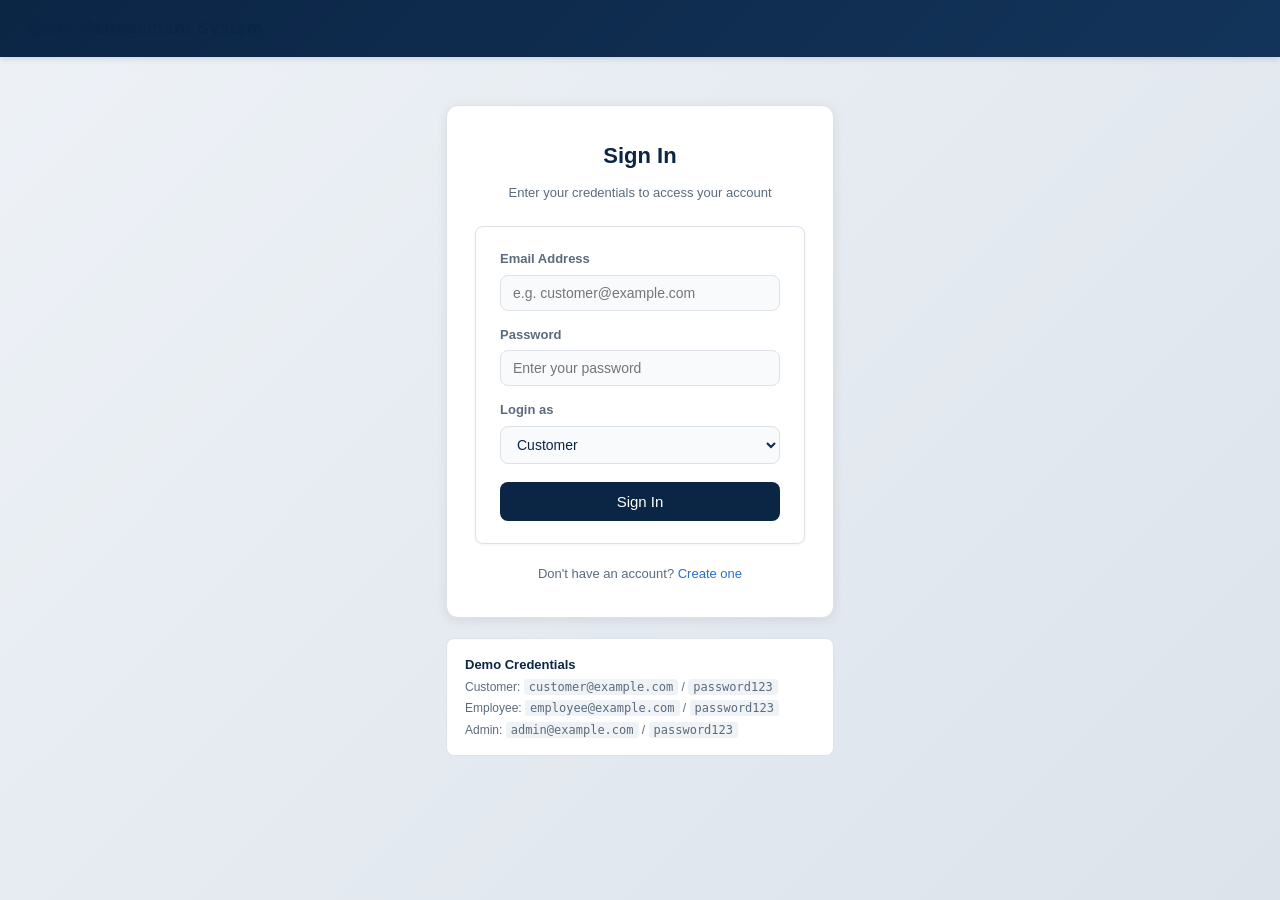
<file: frontend/index.html>
<!DOCTYPE html>
<html lang="en">
<head>
  <meta charset="UTF-8" />
  <meta http-equiv="refresh" content="0; url=login.html" />
  <title>Redirect – Bank</title>
</head>
<body>
  <p>Redirecting to <a href="login.html">login</a>…</p>
</body>
</html>
</file>
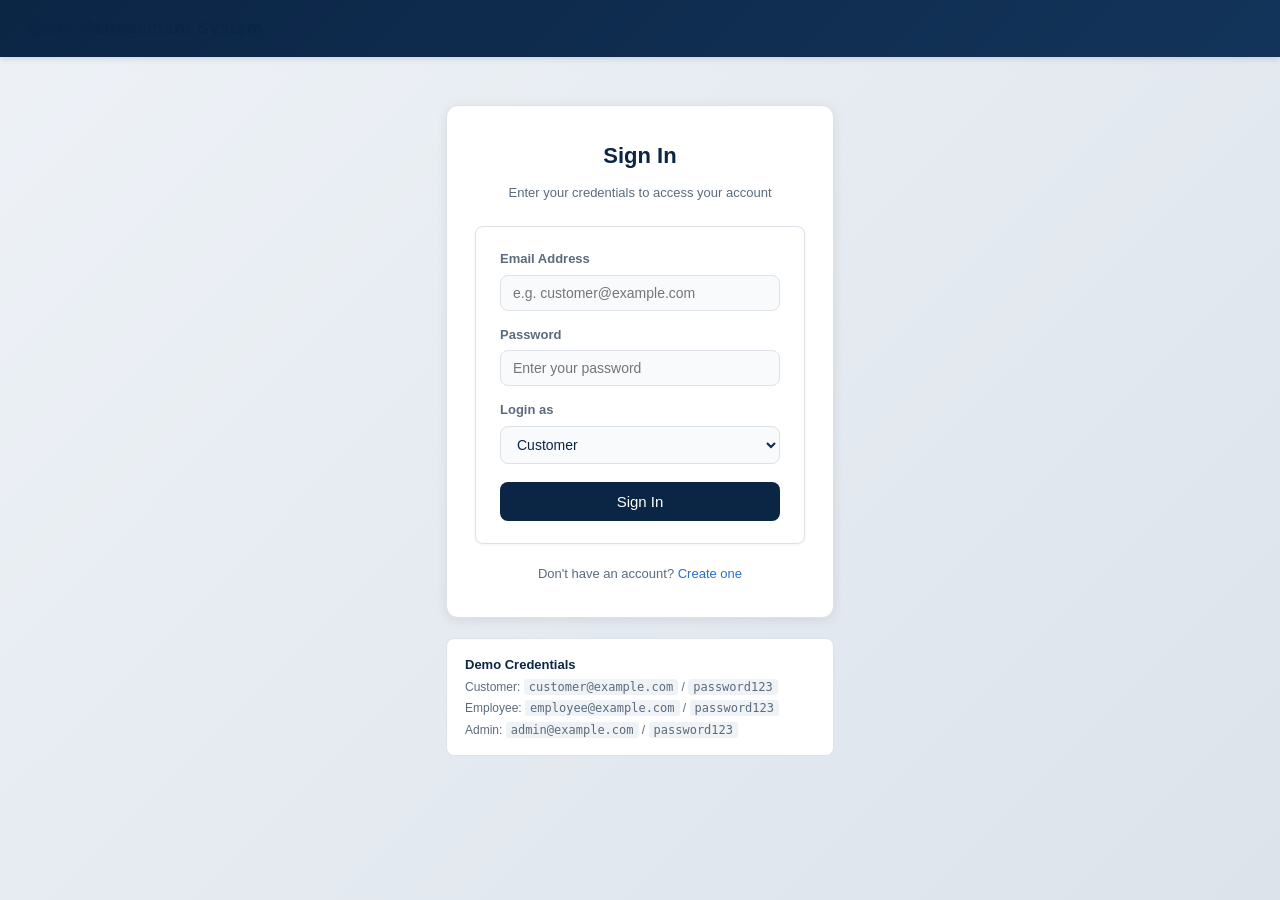
<file: frontend/admin.html>
<!DOCTYPE html>
<html lang="en">
<head>
  <meta charset="UTF-8" />
  <meta name="viewport" content="width=device-width, initial-scale=1.0" />
  <title>Admin & Employee Portal – Bank Management System</title>
  <link rel="stylesheet" href="style.css" />
</head>
<body>
  <header>
    <h1>Bank Management System</h1>
    <div>
      <span id="headerRoleBadge" class="badge pending" style="margin-right:6px;">STAFF</span>
      <span id="headerUser">Welcome, Staff | </span>
      <a href="login.html" id="btnLogout">Logout</a>
    </div>
  </header>
  <nav class="sidebar" id="mainSidebar"></nav>
  <main class="main-content">
    <h2>Staff Administration Panel</h2>
    <p style="color:var(--color-secondary-text); margin-bottom: 20px; font-size: 14px;">
      View customer accounts, inspect live balances, and manage account statuses (Freeze or Activate).
    </p>

    <div style="background: #fff; padding: 18px 22px; border-radius: 8px; border: 1px solid #dde2e8; box-shadow: 0 1px 3px rgba(0,0,0,0.06); margin-bottom: 20px;">
      <div style="display: flex; justify-content: space-between; align-items: center; margin-bottom: 12px;">
        <h3 style="margin-bottom: 0;">Customer Accounts Directory</h3>
        <button id="btnRefreshAccounts" class="secondary small">Refresh Accounts</button>
      </div>

      <table id="adminAccountsTable">
        <thead>
          <tr>
            <th>Account Number</th>
            <th>Customer Name</th>
            <th>Account Type</th>
            <th class="amount">Balance</th>
            <th>Status</th>
            <th>Actions</th>
          </tr>
        </thead>
        <tbody>
          <tr><td colspan="6" style="text-align: center; color: #5B6B7E;">Loading accounts from database...</td></tr>
        </tbody>
      </table>
    </div>
  </main>
  <script src="app.js"></script>
</body>
</html>
</file>
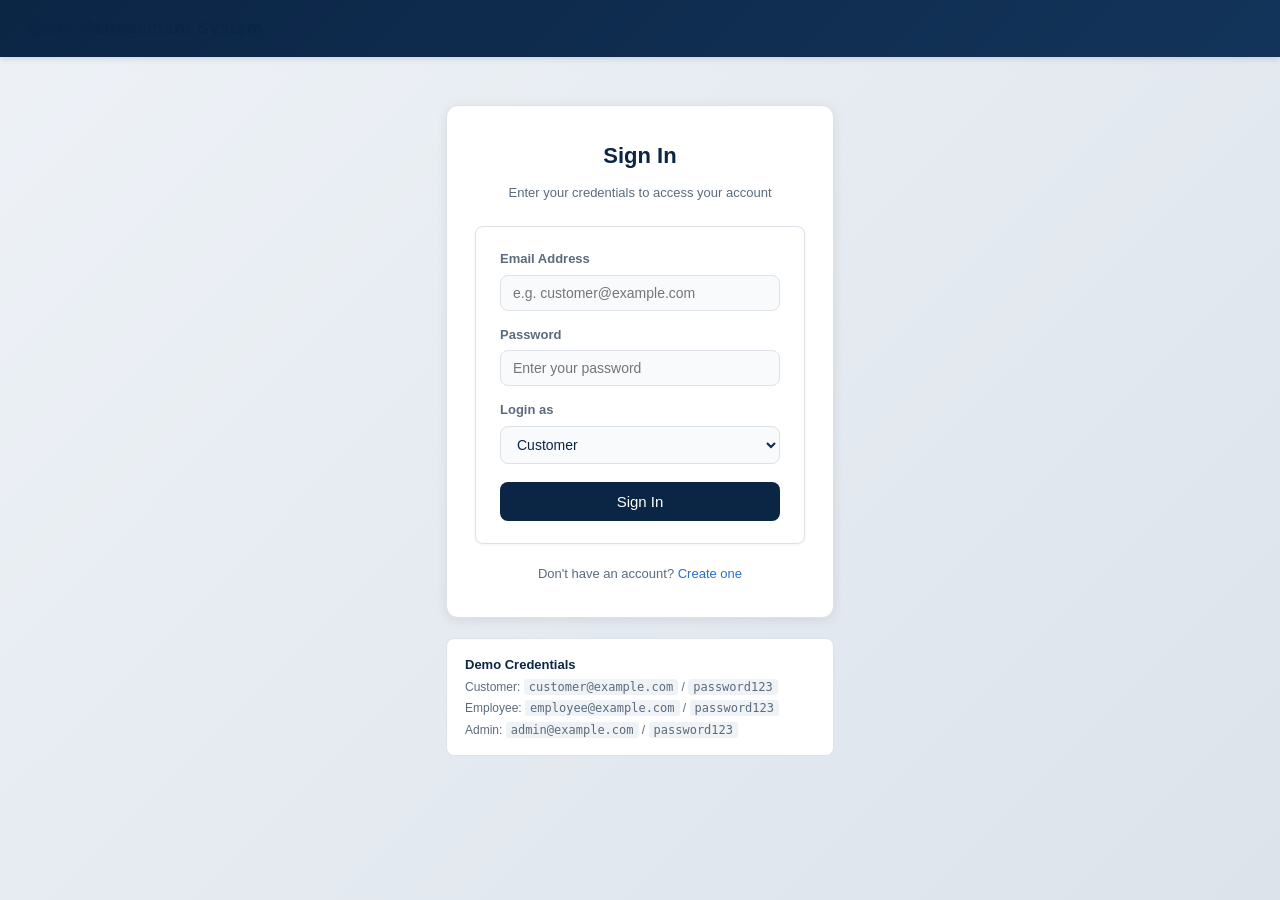
<file: frontend/dashboard.html>
<!DOCTYPE html>
<html lang="en">
<head>
  <meta charset="UTF-8" />
  <meta name="viewport" content="width=device-width, initial-scale=1.0" />
  <title>Dashboard – Bank Management System</title>
  <link rel="stylesheet" href="style.css" />
</head>
<body>
  <header>
    <h1>Bank Management System</h1>
    <div>
      <span id="headerRoleBadge" class="badge active" style="margin-right:6px;">CUSTOMER</span>
      <span id="dashboardUser">Welcome, User | </span>
      <a href="login.html" id="btnLogout">Logout</a>
    </div>
  </header>
  <nav class="sidebar" id="mainSidebar"></nav>
  <main class="main-content">
    <div id="dashboardBanner"></div>

    <div style="display: grid; grid-template-columns: 1fr 1fr; gap: 20px; max-width: 700px; margin-bottom: 24px;">
      <div style="background: #fff; padding: 20px 24px; border-radius: 8px; border: 1px solid #dde2e8; box-shadow: 0 1px 3px rgba(0,0,0,0.06);">
        <p style="font-size: 13px; color: #5B6B7E; margin-bottom: 6px; font-weight: 600;">Account Balance</p>
        <p id="dashboardBalance" style="font-size: 28px; font-weight: 700; color: #1F7A4D; font-family: 'Consolas', monospace;">Loading...</p>
      </div>
      <div style="background: #fff; padding: 20px 24px; border-radius: 8px; border: 1px solid #dde2e8; box-shadow: 0 1px 3px rgba(0,0,0,0.06);">
        <p style="font-size: 13px; color: #5B6B7E; margin-bottom: 6px; font-weight: 600;">Quick Actions</p>
        <div style="display: flex; gap: 8px; flex-wrap: wrap; margin-top: 6px;">
          <a href="deposit.html" style="text-decoration:none;"><button class="small" style="font-size:13px; padding: 6px 14px;">Deposit</button></a>
          <a href="transfer.html" style="text-decoration:none;"><button class="small secondary" style="font-size:13px; padding: 6px 14px;">Transfer</button></a>
          <a href="transactions.html" style="text-decoration:none;"><button class="small secondary" style="font-size:13px; padding: 6px 14px;">History</button></a>
        </div>
      </div>
    </div>

    <h3>Recent Transactions</h3>
    <table id="recentTransactions">
      <thead>
        <tr><th>Date</th><th>Description</th><th class="amount">Amount</th><th>Balance</th></tr>
      </thead>
      <tbody>
        <tr><td colspan="4" style="text-align: center; color: #5B6B7E;">Loading recent transactions...</td></tr>
      </tbody>
    </table>
    <p style="margin-top: 12px; font-size: 13px;"><a href="transactions.html">View all transactions</a></p>
  </main>
  <script src="app.js"></script>
</body>
</html>
</file>
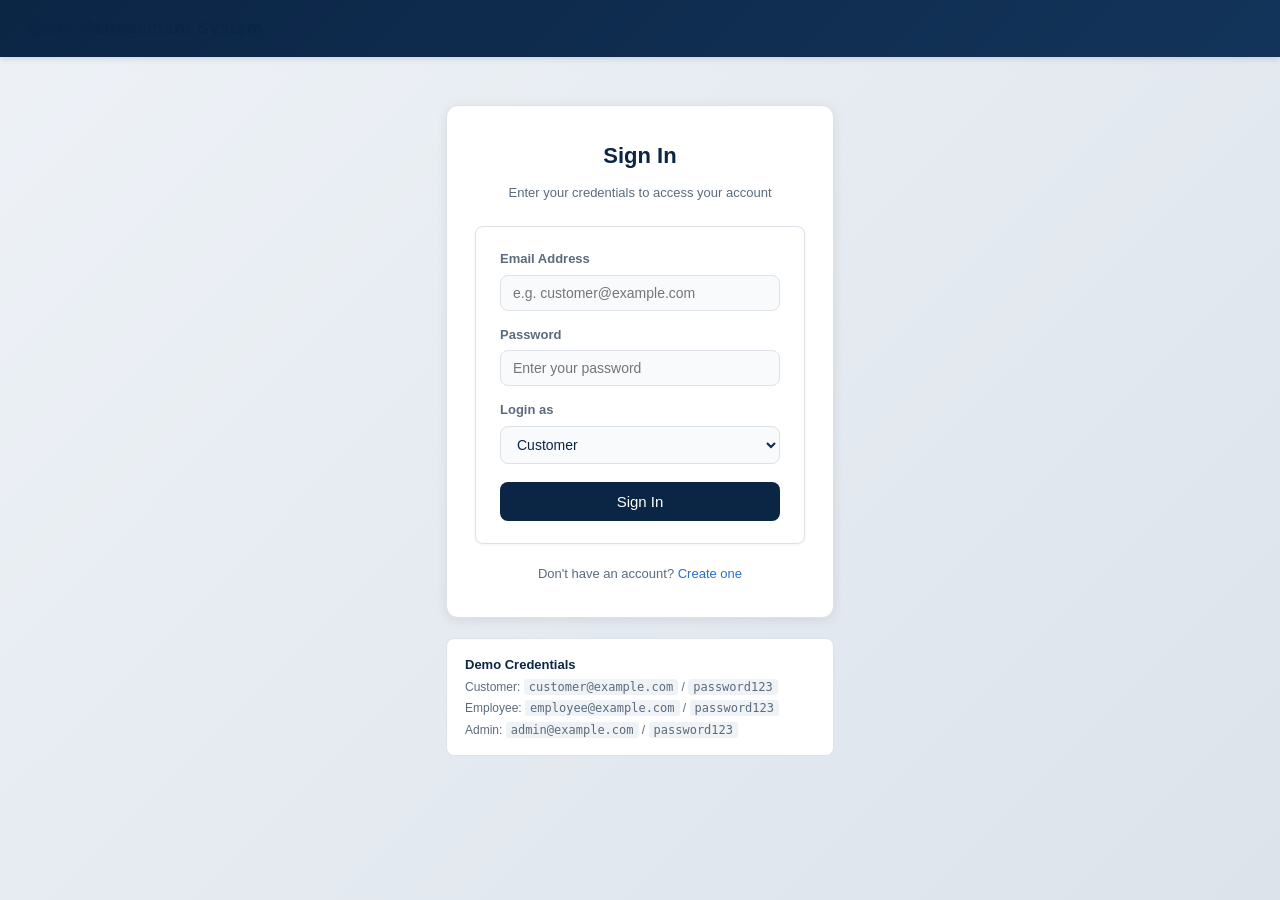
<file: frontend/deposit.html>
<!DOCTYPE html>
<html lang="en">
<head>
  <meta charset="UTF-8" />
  <meta name="viewport" content="width=device-width, initial-scale=1.0" />
  <title>Deposit – Bank Management System</title>
  <link rel="stylesheet" href="style.css" />
</head>
<body>
  <header>
    <h1>Bank Management System</h1>
    <div>
      <span id="headerRoleBadge" class="badge active" style="margin-right:6px;">CUSTOMER</span>
      <span id="headerUser">Welcome, User | </span>
      <a href="login.html" id="btnLogout">Logout</a>
    </div>
  </header>
  <nav class="sidebar" id="mainSidebar"></nav>
  <main class="main-content">
    <h2>Deposit Funds</h2>
    <p style="color:var(--color-secondary-text); margin-bottom: 20px; font-size: 14px;">
      Credit funds into your active bank account. Balance updates immediately in the database.
    </p>
    <form id="depositForm" style="max-width: 480px;">
      <label for="account">Account Number</label>
      <input type="text" id="account" name="account" value="ACC100101" readonly />

      <label for="amount">Amount (INR)</label>
      <input type="number" id="amount" name="amount" min="1" step="0.01" placeholder="Enter deposit amount" required />

      <button type="submit" style="width: 100%; margin-top: 4px;">Deposit</button>
    </form>
    <p id="msg" class="success" style="display:none; margin-top:14px; max-width: 480px;"></p>
  </main>
  <script src="app.js"></script>
  <script>
    const u = getSession();
    if (u && u.accountNumber) document.getElementById('account').value = u.accountNumber;
  </script>
</body>
</html>
</file>
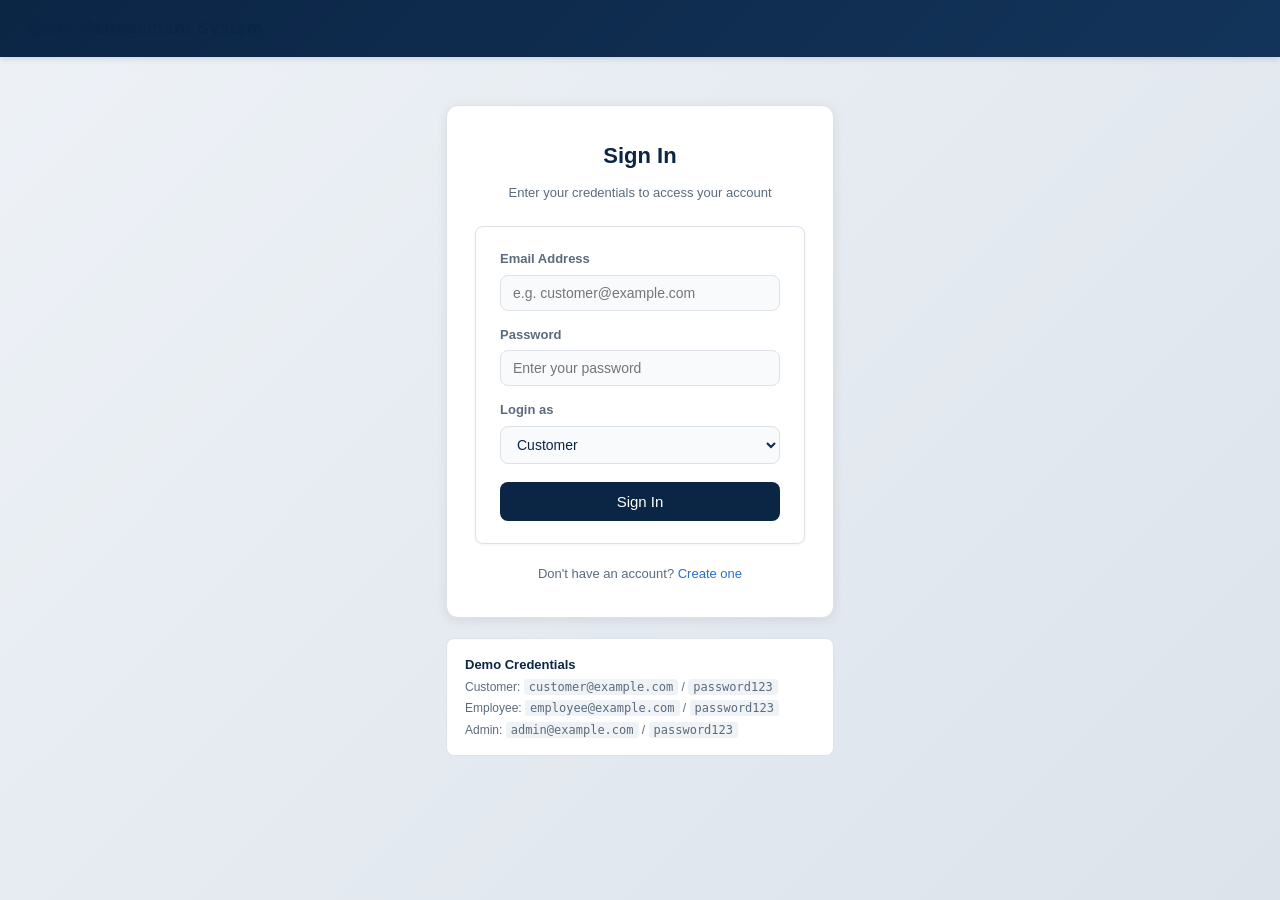
<file: frontend/loans.html>
<!DOCTYPE html>
<html lang="en">
<head>
  <meta charset="UTF-8" />
  <meta name="viewport" content="width=device-width, initial-scale=1.0" />
  <title>Loan Portal – Bank Management System</title>
  <link rel="stylesheet" href="style.css" />
</head>
<body>
  <header>
    <h1>Bank Management System</h1>
    <div>
      <span id="headerRoleBadge" class="badge active" style="margin-right:6px;">CUSTOMER</span>
      <span id="headerUser">Welcome, User | </span>
      <a href="login.html" id="btnLogout">Logout</a>
    </div>
  </header>
  <nav class="sidebar" id="mainSidebar"></nav>
  <main class="main-content">
    <h2>Loan Management Portal</h2>
    <p style="color:var(--color-secondary-text); margin-bottom: 20px; font-size: 14px;">
      Apply for personal, home, vehicle, or education loans. Bank staff can evaluate and process pending requests.
    </p>

    <!-- Customer Application Form Card -->
    <div style="background: #fff; padding: 22px 26px; border-radius: 8px; border: 1px solid #dde2e8; box-shadow: 0 1px 3px rgba(0,0,0,0.06); max-width: 580px; margin-bottom: 28px;">
      <h3 style="margin-bottom: 16px;">Apply for a New Loan</h3>
      <form id="loanApplyForm" style="padding: 0; border: none; box-shadow: none; margin-bottom: 0;">
        <label for="loanType">Loan Category</label>
        <select id="loanType" name="loanType" required>
          <option value="1">Home Loan (8.5% p.a. - Max 240 Months)</option>
          <option value="2">Personal Loan (11.5% p.a. - Max 60 Months)</option>
          <option value="3">Car Loan (9.2% p.a. - Max 84 Months)</option>
          <option value="4">Education Loan (8.0% p.a. - Max 120 Months)</option>
        </select>

        <label for="loanAmount">Loan Amount (INR)</label>
        <input type="number" id="loanAmount" name="loanAmount" min="10000" step="1000" placeholder="e.g. 250000" required />

        <label for="loanTenure">Tenure (Months)</label>
        <input type="number" id="loanTenure" name="loanTenure" min="6" max="240" placeholder="e.g. 36" required />

        <label for="loanBranch">Select Branch</label>
        <select id="loanBranch" name="loanBranch">
          <option value="1">Nariman Point Branch (Mumbai)</option>
          <option value="2">Connaught Place Branch (New Delhi)</option>
          <option value="3">MG Road Branch (Bangalore)</option>
          <option value="4">FC Road Branch (Pune)</option>
        </select>

        <button type="submit" style="width: 100%; margin-top: 6px;">Submit Application</button>
      </form>
      <p id="loanApplyMsg" style="display:none; margin-top:14px; font-weight:600;"></p>
    </div>

    <!-- Loan Applications Table Card -->
    <div style="background: #fff; padding: 22px 26px; border-radius: 8px; border: 1px solid #dde2e8; box-shadow: 0 1px 3px rgba(0,0,0,0.06);">
      <div style="display: flex; justify-content: space-between; align-items: center; margin-bottom: 12px;">
        <h3 style="margin-bottom: 0;">Loan Applications History</h3>
        <button id="btnRefreshLoans" class="secondary small">Refresh List</button>
      </div>

      <table id="loansTable">
        <thead>
          <tr>
            <th>Loan ID</th>
            <th>Customer Name</th>
            <th>Category</th>
            <th class="amount">Amount</th>
            <th>Interest Rate</th>
            <th>Tenure</th>
            <th>Status</th>
            <th>Staff Action</th>
          </tr>
        </thead>
        <tbody>
          <tr><td colspan="8" style="text-align: center; color: #5B6B7E;">Loading loan applications...</td></tr>
        </tbody>
      </table>
    </div>
  </main>
  <script src="app.js"></script>
</body>
</html>
</file>
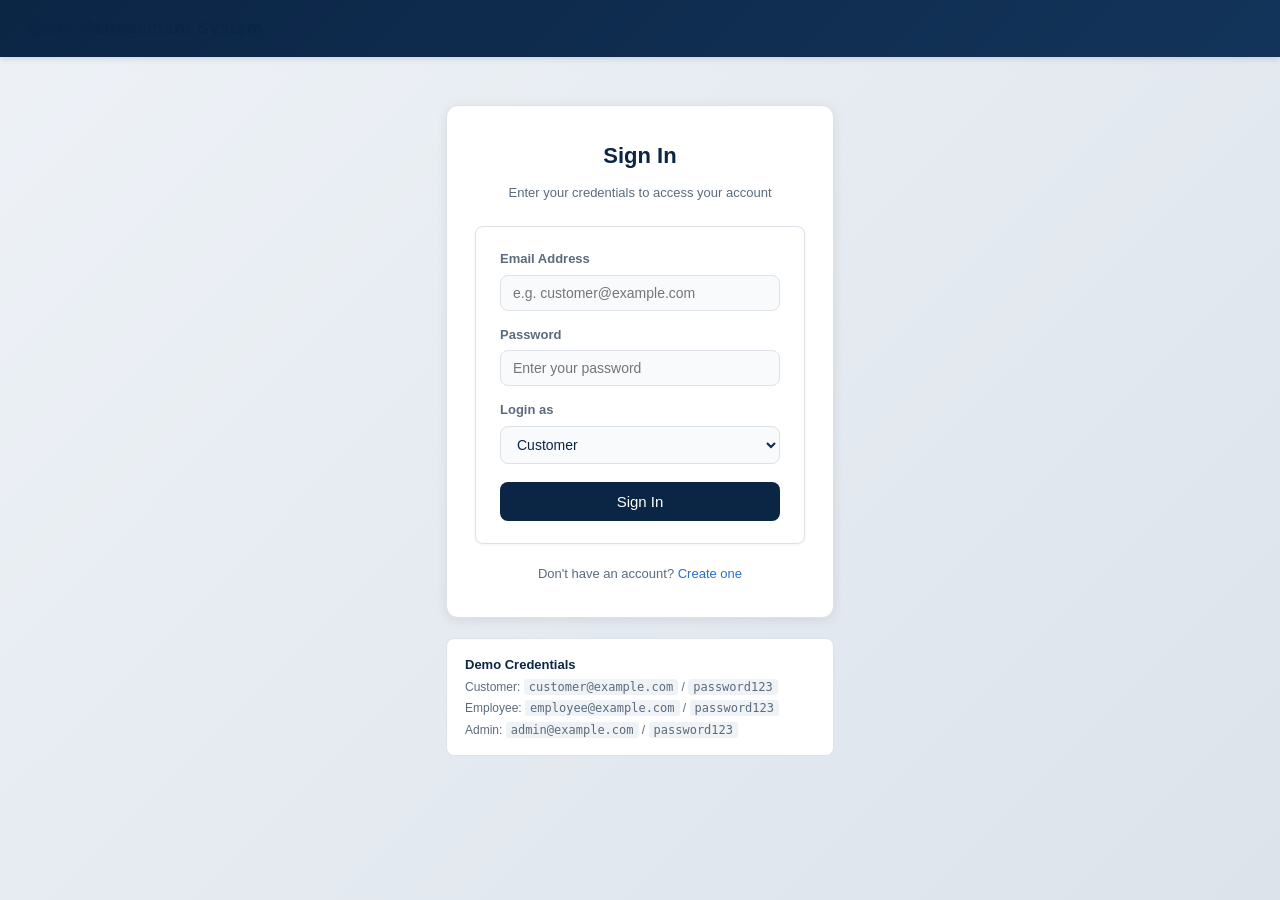
<file: frontend/login.html>
<!DOCTYPE html>
<html lang="en">
<head>
  <meta charset="UTF-8" />
  <meta name="viewport" content="width=device-width, initial-scale=1.0" />
  <title>Login – Bank Management System</title>
  <link rel="stylesheet" href="style.css" />
</head>
<body style="background: linear-gradient(135deg, #eef2f7 0%, #dce3eb 100%); min-height: 100vh;">
  <header>
    <h1>Bank Management System</h1>
  </header>
  <main style="max-width: 420px; margin: 48px auto; padding: 0 16px;">
    <div style="background: #fff; padding: 32px 28px; border-radius: 12px; box-shadow: 0 2px 12px rgba(0,0,0,0.08); border: 1px solid #dde2e8;">
      <h2 style="text-align: center; border-bottom: none; padding-bottom: 4px; margin-bottom: 6px;">Sign In</h2>
      <p style="text-align: center; color: #5B6B7E; font-size: 13px; margin-bottom: 22px;">Enter your credentials to access your account</p>
      <form id="loginForm">
        <label for="email">Email Address</label>
        <input type="email" id="email" name="email" placeholder="e.g. customer@example.com" required />

        <label for="password">Password</label>
        <input type="password" id="password" name="password" placeholder="Enter your password" required />

        <label for="role">Login as</label>
        <select id="role" name="role" required>
          <option value="customer">Customer</option>
          <option value="employee">Employee</option>
          <option value="admin">Admin</option>
        </select>

        <button type="submit" style="width: 100%; padding: 11px; margin-top: 4px; font-size: 15px;">Sign In</button>
      </form>

      <p style="margin-top: 16px; text-align: center; font-size: 13px; color: #5B6B7E;">
        Don't have an account? <a href="signup.html">Create one</a>
      </p>
    </div>

    <div style="margin-top: 20px; font-size: 12px; color: #5B6B7E; background: #fff; border: 1px solid #dde2e8; padding: 14px 18px; border-radius: 8px; line-height: 1.8;">
      <strong style="font-size: 13px; color: #0B2545;">Demo Credentials</strong><br>
      Customer: <code style="background: #f0f3f6; padding: 1px 5px; border-radius: 3px;">customer@example.com</code> / <code style="background: #f0f3f6; padding: 1px 5px; border-radius: 3px;">password123</code><br>
      Employee: <code style="background: #f0f3f6; padding: 1px 5px; border-radius: 3px;">employee@example.com</code> / <code style="background: #f0f3f6; padding: 1px 5px; border-radius: 3px;">password123</code><br>
      Admin: <code style="background: #f0f3f6; padding: 1px 5px; border-radius: 3px;">admin@example.com</code> / <code style="background: #f0f3f6; padding: 1px 5px; border-radius: 3px;">password123</code>
    </div>
  </main>
  <script src="app.js"></script>
</body>
</html>
</file>
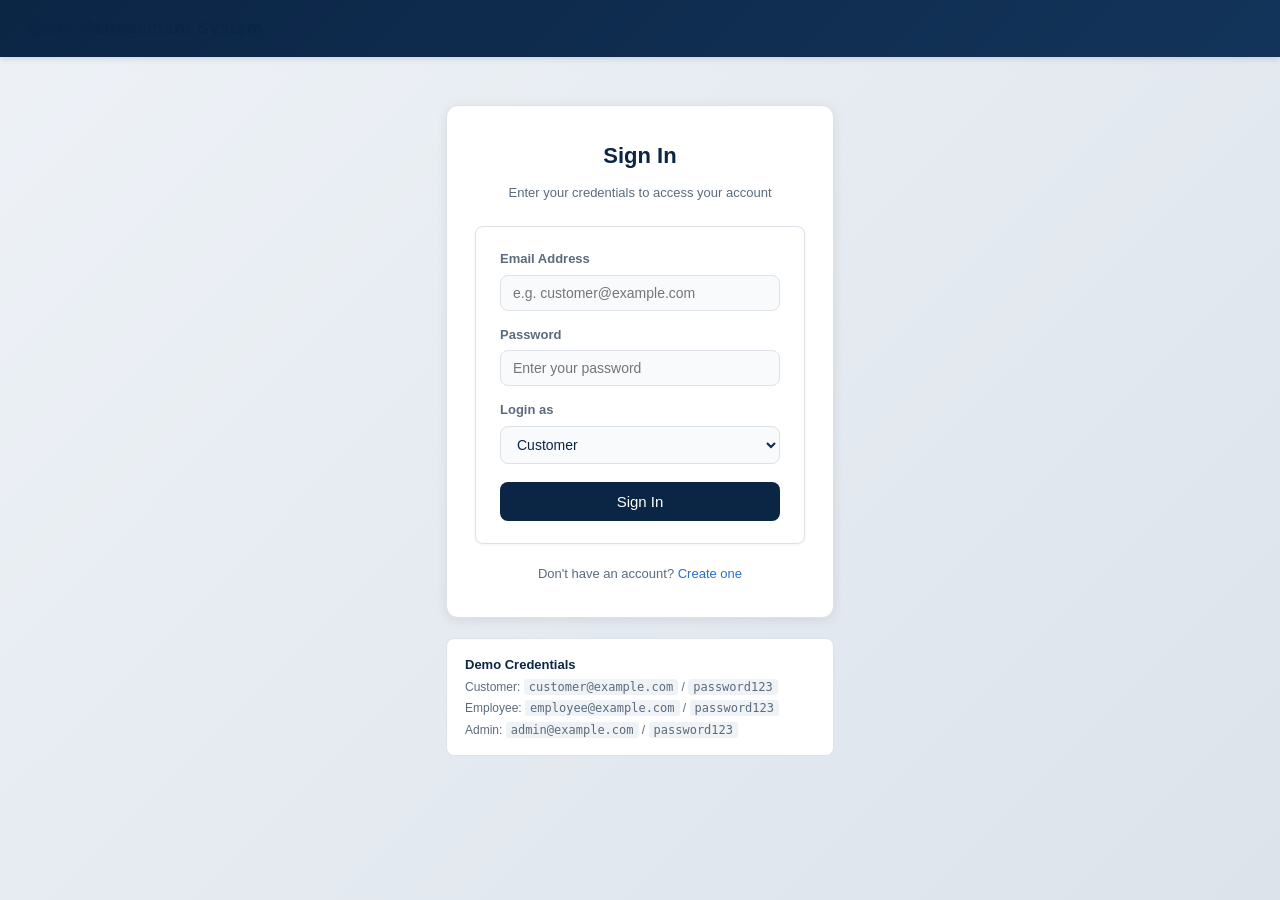
<file: frontend/open_account.html>
<!DOCTYPE html>
<html lang="en">
<head>
  <meta charset="UTF-8" />
  <meta name="viewport" content="width=device-width, initial-scale=1.0" />
  <title>Open New Account – Bank Management System</title>
  <link rel="stylesheet" href="style.css" />
</head>
<body>
  <header>
    <h1>Bank Management System</h1>
    <div>
      <span id="headerRoleBadge" class="badge active" style="margin-right:6px;">CUSTOMER</span>
      <span id="headerUser">Welcome, User | </span>
      <a href="login.html" id="btnLogout">Logout</a>
    </div>
  </header>
  <nav class="sidebar" id="mainSidebar"></nav>
  <main class="main-content">
    <h2>Open a New Account</h2>
    <p style="color:var(--color-secondary-text); margin-bottom: 20px; font-size: 14px;">
      Existing bank customers can instantly open additional Savings, Current, or Fixed Deposit accounts.
    </p>

    <div style="background: #fff; padding: 24px 28px; border-radius: 8px; border: 1px solid #dde2e8; box-shadow: 0 1px 3px rgba(0,0,0,0.06); max-width: 520px;">
      <form id="openAccountForm" style="padding: 0; border: none; box-shadow: none; margin-bottom: 0;">
        <label for="accType">Account Type</label>
        <select id="accType" name="accType" required>
          <option value="SAVINGS">Savings Account (4.0% interest - Min Deposit 1,000)</option>
          <option value="CURRENT">Current Account (Overdraft support - Min Deposit 5,000)</option>
          <option value="FIXED_DEPOSIT">Fixed Deposit (7.5% interest - Min Deposit 10,000)</option>
        </select>

        <label for="initialDeposit">Initial Deposit Amount (INR)</label>
        <input type="number" id="initialDeposit" name="initialDeposit" min="1000" step="100" placeholder="e.g. 5000" required />

        <label for="accBranch">Bank Branch</label>
        <select id="accBranch" name="accBranch">
          <option value="1">Nariman Point Branch (Mumbai)</option>
          <option value="2">Connaught Place Branch (New Delhi)</option>
          <option value="3">MG Road Branch (Bangalore)</option>
          <option value="4">FC Road Branch (Pune)</option>
        </select>

        <button type="submit" style="width: 100%; margin-top: 6px;">Open Account Now</button>
      </form>
      <div id="openAccResult" style="display:none; margin-top:16px; padding:12px; border-radius:6px;"></div>
    </div>
  </main>
  <script src="app.js"></script>
</body>
</html>
</file>
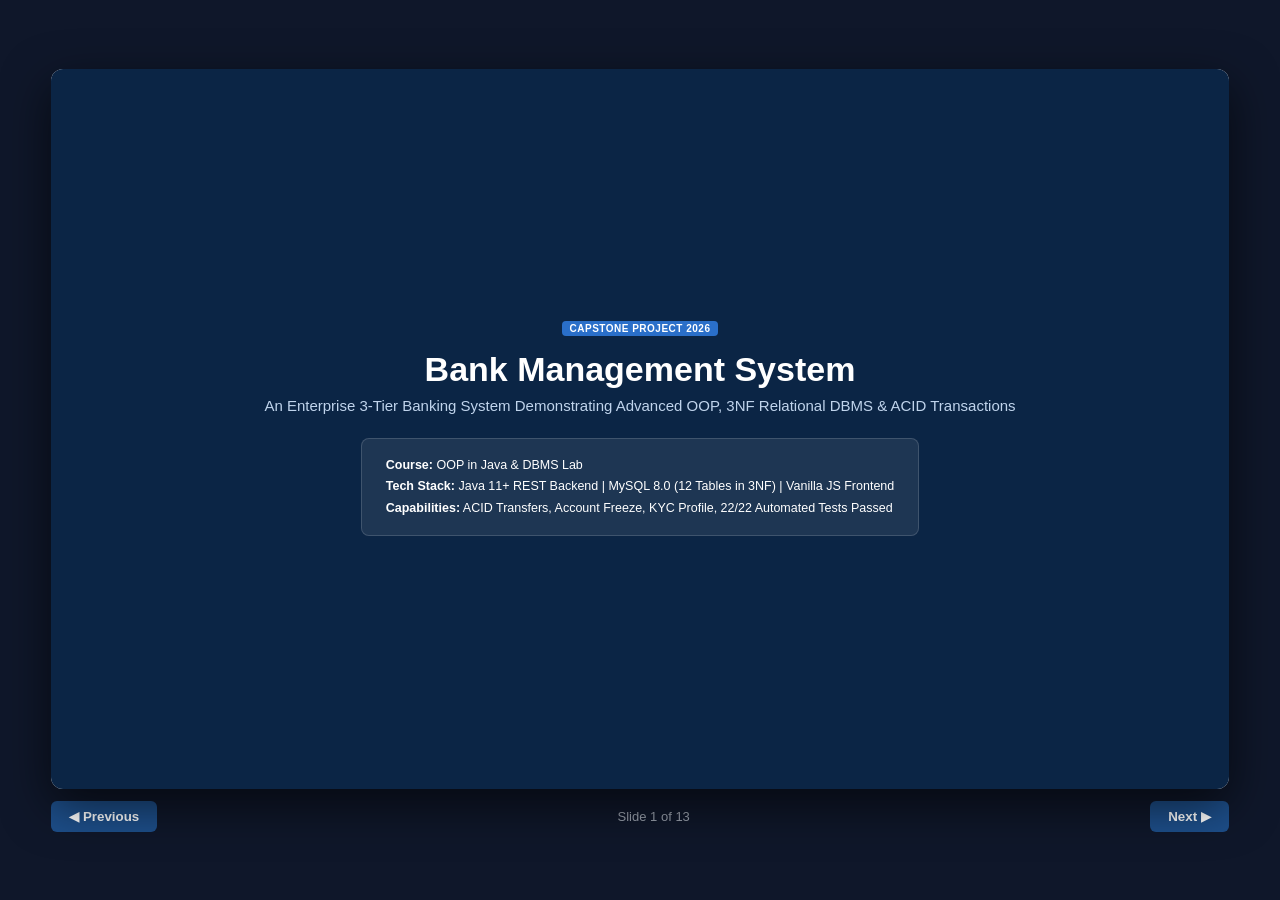
<file: frontend/presentation.html>
<!DOCTYPE html>
<html lang="en">
<head>
  <meta charset="UTF-8" />
  <meta name="viewport" content="width=device-width, initial-scale=1.0" />
  <title>Bank Management System - Project Presentation</title>
  <style>
    :root {
      --color-navy: #0B2545;
      --color-blue: #1D4E89;
      --color-accent: #2A6FC9;
      --color-bg: #F4F6F9;
      --color-surface: #FFFFFF;
      --color-border: #D1D9E2;
      --color-text: #0B2545;
      --color-muted: #5B6B7E;
      --color-green: #137333;
      --color-green-bg: #E6F4EA;
      --color-red: #C5221F;
    }
    * { box-sizing: border-box; margin: 0; padding: 0; }
    body {
      font-family: 'Segoe UI', Tahoma, Geneva, Verdana, sans-serif;
      background: #0F172A;
      color: var(--color-text);
      display: flex;
      flex-direction: column;
      align-items: center;
      justify-content: center;
      min-height: 100vh;
      overflow: hidden;
    }

    .deck-container {
      width: 92vw;
      max-width: 1250px;
      height: 80vh;
      max-height: 720px;
      background: var(--color-bg);
      border-radius: 12px;
      box-shadow: 0 16px 48px rgba(0,0,0,0.6);
      position: relative;
      overflow: hidden;
      display: flex;
      flex-direction: column;
    }

    .slide {
      display: none;
      width: 100%;
      height: 100%;
      flex-direction: column;
      overflow-y: auto;
    }
    .slide.active { display: flex; }

    /* Header for inner slides */
    .slide-top-bar {
      background: var(--color-navy);
      color: #fff;
      padding: 14px 32px;
      display: flex;
      flex-direction: column;
      gap: 3px;
    }
    .tag {
      background: var(--color-accent);
      color: #fff;
      font-size: 10px;
      font-weight: 700;
      padding: 2px 8px;
      border-radius: 4px;
      width: fit-content;
      text-transform: uppercase;
      letter-spacing: 0.5px;
    }
    .slide-top-bar h2 {
      font-size: 20px;
      font-weight: 700;
    }
    .slide-top-bar p {
      font-size: 12px;
      color: #B0C8E8;
    }

    .slide-body {
      padding: 22px 32px;
      flex: 1;
      display: flex;
      gap: 20px;
    }

    .col-left { flex: 1.1; display: flex; flex-direction: column; gap: 12px; }
    .col-right { flex: 0.9; display: flex; flex-direction: column; }

    .card {
      background: var(--color-surface);
      border: 1px solid var(--color-border);
      border-radius: 8px;
      padding: 14px 18px;
      box-shadow: 0 1px 3px rgba(0,0,0,0.04);
    }
    .card h3 {
      font-size: 14px;
      color: var(--color-navy);
      margin-bottom: 6px;
      font-weight: 600;
    }
    .card p, .card li {
      font-size: 12px;
      line-height: 1.5;
      color: #2D3748;
    }
    .card ul { margin-left: 18px; }

    /* Image placeholder frame */
    .img-frame {
      width: 100%;
      height: 100%;
      min-height: 300px;
      background: #EAEEF3;
      border: 2px dashed #B8C7D9;
      border-radius: 8px;
      display: flex;
      flex-direction: column;
      align-items: center;
      justify-content: center;
      text-align: center;
      padding: 20px;
    }
    .img-box {
      background: #fff;
      border: 1px solid var(--color-border);
      border-radius: 6px;
      padding: 12px 20px;
      box-shadow: 0 2px 6px rgba(0,0,0,0.06);
    }
    .img-box h4 { color: var(--color-blue); font-size: 13px; font-weight: 700; margin-bottom: 4px; }
    .img-box p { color: var(--color-muted); font-size: 11px; }

    /* Dark Slide (Title & Conclusion) */
    .slide.dark {
      background: var(--color-navy);
      color: #FFFFFF;
      justify-content: center;
      align-items: center;
      text-align: center;
      padding: 40px;
    }
    .slide.dark h1 { font-size: 34px; margin-bottom: 8px; }
    .slide.dark h2 { font-size: 24px; color: #FFFFFF; }
    .slide.dark p { color: #C0D4EC; font-size: 14px; max-width: 800px; }

    /* Navigation Toolbar */
    .controls {
      display: flex;
      justify-content: space-between;
      align-items: center;
      width: 92vw;
      max-width: 1250px;
      margin-top: 12px;
      color: #9CA3AF;
      font-size: 13px;
    }
    .nav-btn {
      background: var(--color-blue);
      color: #fff;
      border: none;
      padding: 8px 18px;
      border-radius: 6px;
      cursor: pointer;
      font-weight: 600;
    }
    .nav-btn:hover { background: var(--color-accent); }
  </style>
</head>
<body>

  <div class="deck-container">

    <!-- Slide 1: Title -->
    <div class="slide dark active">
      <div class="tag" style="background:var(--color-accent); margin-bottom:14px;">CAPSTONE PROJECT 2026</div>
      <h1>Bank Management System</h1>
      <p style="font-size:15px; margin-bottom:24px;">An Enterprise 3-Tier Banking System Demonstrating Advanced OOP, 3NF Relational DBMS & ACID Transactions</p>
      
      <div style="background:rgba(255,255,255,0.08); border:1px solid rgba(255,255,255,0.15); border-radius:8px; padding:16px 24px; text-align:left; max-width:650px;">
        <p style="color:#fff; font-size:12.5px; line-height:1.7;">
          <strong>Course:</strong> OOP in Java & DBMS Lab<br>
          <strong>Tech Stack:</strong> Java 11+ REST Backend | MySQL 8.0 (12 Tables in 3NF) | Vanilla JS Frontend<br>
          <strong>Capabilities:</strong> ACID Transfers, Account Freeze, KYC Profile, 22/22 Automated Tests Passed
        </p>
      </div>
    </div>

    <!-- Slide 2: Problem Statement & Objectives -->
    <div class="slide">
      <div class="slide-top-bar">
        <span class="tag">System Goals</span>
        <h2>Problem Statement & Project Objectives</h2>
        <p>Addressing architectural bottlenecks in traditional banking software</p>
      </div>
      <div class="slide-body">
        <div class="col-left">
          <div class="card" style="border-left: 4px solid var(--color-red); height:100%;">
            <h3 style="color:var(--color-red);">Challenges in Traditional Software</h3>
            <ul style="margin-top:10px;">
              <li><strong>High UI-Database Coupling:</strong> Direct SQL in UI files leads to fragile code and SQL injection risks.</li>
              <li><strong>Concurrency Flaws:</strong> Without transaction locks, simultaneous transfers cause dirty reads and lost updates.</li>
              <li><strong>Unnormalized Schemas:</strong> Redundant branch and customer attributes create update/deletion anomalies.</li>
            </ul>
          </div>
        </div>
        <div class="col-right">
          <div class="card" style="border-left: 4px solid var(--color-green); height:100%;">
            <h3 style="color:var(--color-green);">Our Core Project Objectives</h3>
            <ul style="margin-top:10px;">
              <li><strong>Decoupled 3-Tier Layering:</strong> Clean separation of Browser UI, Java REST Server, and MySQL 8.0.</li>
              <li><strong>Guaranteed ACID Transactions:</strong> All-or-nothing transfers with automated rollback on failure.</li>
              <li><strong>Strict 3NF Normalization:</strong> 12 relational tables with zero transitive dependencies.</li>
              <li><strong>Role-Based Access Control:</strong> Fine-grained permissions for Customers, Staff, and Administrators.</li>
            </ul>
          </div>
        </div>
      </div>
    </div>

    <!-- Slide 3: 3-Tier Architecture -->
    <div class="slide">
      <div class="slide-top-bar">
        <span class="tag">Architecture</span>
        <h2>3-Tier System Architecture & Data Flow</h2>
        <p>End-to-end decoupled request/response pipeline</p>
      </div>
      <div class="slide-body">
        <div class="col-left">
          <div class="card" style="border-left: 4px solid var(--color-blue);">
            <h3>1. Presentation Layer (Web & Desktop GUI)</h3>
            <p>Vanilla HTML5/CSS3/ES6 JavaScript Web Portal and Java Swing GUI. Communicates via asynchronous REST JSON calls (fetch API).</p>
          </div>
          <div class="card" style="border-left: 4px solid var(--color-accent);">
            <h3>2. Application Layer (Java Backend)</h3>
            <p>Embedded Java HttpServer (Port 8080) with REST Handlers. OOP Domain Models & Services (Transaction, Account, Loan).</p>
          </div>
          <div class="card" style="border-left: 4px solid var(--color-navy);">
            <h3>3. Database Layer (MySQL 8.0 InnoDB)</h3>
            <p>12 Relational Tables in 3NF. Enforces Foreign Keys, CHECK (balance >= 0) constraints, and ACID transaction locks.</p>
          </div>
        </div>
        <div class="col-right">
          <div class="img-frame">
            <div class="img-box">
              <h4>ARCHITECTURE DIAGRAM / DATA FLOW</h4>
              <p>Paste 3-Tier Layered Diagram or System Flow</p>
            </div>
          </div>
        </div>
      </div>
    </div>

    <!-- Slide 4: OOP Deep Dive -->
    <div class="slide">
      <div class="slide-top-bar">
        <span class="tag">Java OOP</span>
        <h2>Object-Oriented Programming (OOP) Deep Dive</h2>
        <p>Real-world implementation of the four OOP pillars in Java</p>
      </div>
      <div class="slide-body">
        <div class="col-left">
          <div class="card">
            <h3>Encapsulation</h3>
            <p>Financial fields (balance, accNo) are private/protected. Mutations require synchronized methods using BigDecimal precision.</p>
          </div>
          <div class="card">
            <h3>Inheritance</h3>
            <p>Person -> Customer & Employee. Account base -> SavingsAccount, CurrentAccount, FixedDepositAccount.</p>
          </div>
          <div class="card">
            <h3>Polymorphism</h3>
            <p>Overridden withdraw(): SavingsAccount checks min-balance, CurrentAccount allows overdraft, FD blocks early exit.</p>
          </div>
          <div class="card">
            <h3>Abstraction</h3>
            <p>Abstract Account class prevents invalid instantiation while compelling concrete subtypes to define interest logic.</p>
          </div>
        </div>
        <div class="col-right">
          <div class="img-frame">
            <div class="img-box">
              <h4>OOP CLASS HIERARCHY / MODEL CODE</h4>
              <p>Paste Screenshot of Account.java or Class Hierarchy Diagram</p>
            </div>
          </div>
        </div>
      </div>
    </div>

    <!-- Slide 5: Database Design & 3NF Normalization -->
    <div class="slide">
      <div class="slide-top-bar">
        <span class="tag">MySQL Schema</span>
        <h2>Database Design & 3NF Schema Normalization</h2>
        <p>12 Relational Tables in Third Normal Form in MySQL InnoDB</p>
      </div>
      <div class="slide-body">
        <div class="col-left">
          <div class="card" style="height:100%;">
            <h3>12 Normalized Tables & Integrity Checks</h3>
            <ul style="font-size:12px; margin-top:8px;">
              <li><strong>Schema:</strong> branch, customer, employee, account_type, account, transaction, beneficiary, card, loan_type, loan, loan_payment, login.</li>
              <li><strong>1NF:</strong> All columns store atomic values without repeating groups.</li>
              <li><strong>2NF:</strong> No partial functional dependencies on composite keys.</li>
              <li><strong>3NF:</strong> Branch IFSC/location isolated in branch table. Zero transitive dependencies.</li>
              <li><strong>DB Constraints:</strong> <code>CHECK (balance >= 0)</code> and <code>CHECK (status IN ('ACTIVE','FROZEN','CLOSED'))</code>.</li>
            </ul>
          </div>
        </div>
        <div class="col-right">
          <div class="img-frame">
            <div class="img-box">
              <h4>MYSQL WORKBENCH ER DIAGRAM / SCHEMA</h4>
              <p>Paste Screenshot of MySQL Tables or SHOW TABLES output</p>
            </div>
          </div>
        </div>
      </div>
    </div>

    <!-- Slide 6: ACID Transactions -->
    <div class="slide">
      <div class="slide-top-bar">
        <span class="tag">Transactions</span>
        <h2>ACID Transactions & Concurrency Control</h2>
        <p>Ensuring atomic financial consistency during inter-account transfers</p>
      </div>
      <div class="slide-body">
        <div class="col-left">
          <div class="card" style="background:#EBF3FC; border-color:var(--color-accent);">
            <h3 style="color:var(--color-blue);">Transaction Pipeline (TransactionService.java)</h3>
            <p style="font-family:monospace; font-size:11px;">conn.setAutoCommit(false) -> Row Lock -> Debit Sender -> Credit Receiver -> Audit Log -> conn.commit()</p>
            <p style="color:var(--color-red); font-size:11px; margin-top:4px;"><strong>On Error:</strong> conn.rollback() returns database to exact original state.</p>
          </div>
          <div style="display:grid; grid-template-columns:1fr 1fr; gap:10px;">
            <div class="card"><h4>Atomicity</h4><p>Both debit and credit succeed together, or both rollback.</p></div>
            <div class="card"><h4>Consistency</h4><p>Balance non-negative invariants are strictly preserved.</p></div>
            <div class="card"><h4>Isolation</h4><p>InnoDB row locks prevent lost updates during transfers.</p></div>
            <div class="card"><h4>Durability</h4><p>Committed records written to MySQL Redo Log (WAL) on disk.</p></div>
          </div>
        </div>
        <div class="col-right">
          <div class="img-frame">
            <div class="img-box">
              <h4>TRANSACTION CODE / LOG SCREENSHOT</h4>
              <p>Paste Screenshot of transferFunds() code or Terminal log</p>
            </div>
          </div>
        </div>
      </div>
    </div>

    <!-- Slide 7: Frontend Architecture -->
    <div class="slide">
      <div class="slide-top-bar">
        <span class="tag">Frontend</span>
        <h2>Frontend Architecture & UI Design</h2>
        <p>Clean, student-made, responsive vanilla web design with zero framework overhead</p>
      </div>
      <div class="slide-body">
        <div class="col-left">
          <div class="card" style="height:100%;">
            <h3>UI Design Philosophy & Features</h3>
            <ul style="font-size:12px; margin-top:8px;">
              <li><strong>Modern Design System:</strong> Deep Navy (#0B2545) primary, soft neutral surfaces, and clean card elevations with 8px rounded corners.</li>
              <li><strong>Zero Distracting Emojis:</strong> 100% clean, professional, academic labels throughout all pages.</li>
              <li><strong>Collapsible Sidebar:</strong> Dynamic role-based navigation with smooth 0.25s transitions. Toggle preference (◂/▸) persisted in <code>localStorage</code>.</li>
              <li><strong>Route Protection:</strong> <code>checkAuth()</code> guard checks session and strictly blocks Customers from Admin controls.</li>
              <li><strong>REST Integration:</strong> Native <code>fetch()</code> with async/await updates balance cards and tables seamlessly without page reloads.</li>
            </ul>
          </div>
        </div>
        <div class="col-right">
          <div class="card" style="height:100%; display:flex; align-items:center; justify-content:center; padding:10px; background:#fff;">
            <img src="../assets/login_screenshot.png" alt="Login Screenshot" style="max-width:100%; max-height:100%; object-fit:contain; border-radius:6px; box-shadow:0 2px 8px rgba(0,0,0,0.08);" />
          </div>
        </div>
      </div>
    </div>

    <!-- Slide 8: Customer Features -->
    <div class="slide">
      <div class="slide-top-bar">
        <span class="tag">Customer Portal</span>
        <h2>Customer Banking Portal Features</h2>
        <p>Comprehensive self-service banking operations for account holders</p>
      </div>
      <div class="slide-body">
        <div class="col-left">
          <div class="card">
            <h3>Live Dashboard & Balance</h3>
            <p>Account balance summary card with INR formatting, quick action shortcuts, and recent 5 transactions ledger.</p>
          </div>
          <div class="card">
            <h3>Deposit & Withdrawal</h3>
            <p>Immediate crediting and debiting with instant validation preventing negative balance states.</p>
          </div>
          <div class="card">
            <h3>Instant Fund Transfer</h3>
            <p>Atomic inter-account money transfer with automatic debit/credit balance reconciliation in MySQL.</p>
          </div>
          <div class="card">
            <h3>Sub-Accounts, Loans & KYC</h3>
            <p>Open additional Savings/Current/FD accounts, apply for loans, and update verified KYC contact details.</p>
          </div>
        </div>
        <div class="col-right">
          <div class="img-frame">
            <div class="img-box">
              <h4>CUSTOMER PORTAL SCREENSHOT</h4>
              <p>Paste Screenshot of Customer Dashboard / Transfer Form</p>
            </div>
          </div>
        </div>
      </div>
    </div>

    <!-- Slide 9: Staff & Admin Features -->
    <div class="slide">
      <div class="slide-top-bar">
        <span class="tag">Staff Portal</span>
        <h2>Staff & Admin Management Panel</h2>
        <p>Operational control center for bank staff and system administrators</p>
      </div>
      <div class="slide-body">
        <div class="col-left">
          <div class="card">
            <h3>Accounts Directory & Monitoring</h3>
            <p>Real-time overview of all customer accounts across branches, showing live balances, account types, and operational statuses.</p>
          </div>
          <div class="card">
            <h3>Account Freeze / Activate Controls</h3>
            <p>One-click security freeze on suspicious accounts. Frozen accounts are locked from withdrawals and transfers at API and DB layers.</p>
          </div>
          <div class="card">
            <h3>Loan Decision System</h3>
            <p>Staff review pending loan applications (amount, category, tenure) and execute single-click Approve / Reject actions with real-time MySQL updates.</p>
          </div>
        </div>
        <div class="col-right">
          <div class="img-frame">
            <div class="img-box">
              <h4>ADMIN PANEL & LOAN SCREENSHOT</h4>
              <p>Paste Screenshot of admin.html and loans.html</p>
            </div>
          </div>
        </div>
      </div>
    </div>

    <!-- Slide 10: Audit Logging -->
    <div class="slide">
      <div class="slide-top-bar">
        <span class="tag">Audit Trail</span>
        <h2>Audit Logging & Transaction History</h2>
        <p>Immutable financial ledger auditing with server-side query filters</p>
      </div>
      <div class="slide-body">
        <div class="col-left">
          <div class="card" style="height:100%;">
            <h3>Financial Compliance & Search Filters</h3>
            <ul style="font-size:12px; margin-top:8px;">
              <li><strong>Immutable Audit Ledger:</strong> Every financial movement (Deposit, Withdraw, Transfer) is logged with immutable timestamps and balance_after tracking. Records can never be overwritten.</li>
              <li><strong>Server-Side Date Filters:</strong> Filter transactions between specific start and end dates (From Date / To Date). Backend safely binds dates in parameterized SQL queries.</li>
              <li><strong>Transaction Type Filtering:</strong> Instant classification by Credit (+) or Debit (-). Color-coded status badges allow rapid visual verification of cash movements.</li>
            </ul>
          </div>
        </div>
        <div class="col-right">
          <div class="img-frame">
            <div class="img-box">
              <h4>TRANSACTION HISTORY TABLE SCREENSHOT</h4>
              <p>Paste Screenshot of transactions.html with Date/Type filters</p>
            </div>
          </div>
        </div>
      </div>
    </div>

    <!-- Slide 11: Testing -->
    <div class="slide">
      <div class="slide-top-bar">
        <span class="tag">Verification</span>
        <h2>System Testing & Automated Verification</h2>
        <p>Comprehensive 22-step End-to-End and API test suite validating stability</p>
      </div>
      <div class="slide-body">
        <div class="col-left">
          <div class="card" style="background:var(--color-green-bg); border-color:var(--color-green); text-align:center;">
            <h3 style="color:var(--color-green); font-size:16px;">AUTOMATED SUITE RESULTS</h3>
            <p style="font-size:42px; font-weight:700; color:var(--color-green); margin:8px 0;">22 / 22</p>
            <p style="color:var(--color-green); font-weight:700; font-size:14px;">PASSED (100% SUCCESS)</p>
          </div>
          <div class="card" style="font-size:11.5px;">
            <p><strong>Validated Coverage:</strong> Auth HTTP 200/401, Deposit/Withdraw Precision, Atomic Transfer Consistency, Negative Balance Prevention, Bad Input Sanitization, and Filtered Query Validation.</p>
          </div>
        </div>
        <div class="col-right">
          <div class="img-frame">
            <div class="img-box">
              <h4>TERMINAL TEST RUNNER SCREENSHOT</h4>
              <p>Paste Screenshot of SystemTest.java output showing 22 [PASS]</p>
            </div>
          </div>
        </div>
      </div>
    </div>

    <!-- Slide 12: Tech Stack -->
    <div class="slide">
      <div class="slide-top-bar">
        <span class="tag">Tech Stack</span>
        <h2>Technology Stack & Development Tools</h2>
        <p>Standard, high-performance tools with zero unnecessary third-party overhead</p>
      </div>
      <div class="slide-body" style="display:grid; grid-template-columns:repeat(4, 1fr); gap:14px;">
        <div class="card" style="border-top: 4px solid var(--color-navy);">
          <h3>Backend Layer</h3>
          <p>• Java 11+<br>• Core OOP Models<br>• Embedded HttpServer<br>• Connector/J 8.3.0<br>• Port 8080 REST API</p>
        </div>
        <div class="card" style="border-top: 4px solid var(--color-blue);">
          <h3>Database Layer</h3>
          <p>• MySQL 8.0 Server<br>• InnoDB Engine<br>• 12 Tables in 3NF<br>• ACID Row Locks<br>• Foreign Key Rules</p>
        </div>
        <div class="card" style="border-top: 4px solid var(--color-accent);">
          <h3>Frontend Layer</h3>
          <p>• Semantic HTML5<br>• CSS3 Variables<br>• Vanilla ES6 JS<br>• fetch() REST Client<br>• localStorage Session</p>
        </div>
        <div class="card" style="border-top: 4px solid #3F51B5;">
          <h3>Tools & DevOps</h3>
          <p>• VS Code & Terminal<br>• Git & GitHub<br>• MySQL Workbench<br>• Batch Scripts (.bat)<br>• SystemTest Runner</p>
        </div>
      </div>
    </div>

    <!-- Slide 13: Thank You & Conclusion -->
    <div class="slide dark">
      <h1 style="font-size:32px; margin-bottom:12px;">Project Conclusion & Live Demo</h1>
      <div style="background:rgba(255,255,255,0.08); border:1px solid rgba(255,255,255,0.15); border-radius:8px; padding:16px 24px; text-align:left; max-width:680px; margin-bottom:20px;">
        <p style="color:#fff; font-size:12px; line-height:1.7;">
          • Built a production-grade 3-tier banking system from scratch.<br>
          • Successfully bridged Java OOP domain models with a 3NF normalized MySQL database.<br>
          • Enforced strict ACID transactional integrity on all inter-account operations.<br>
          • Verified 100% test pass rate across 22 automated integration tests.
        </p>
      </div>
      <h2 style="font-size:30px; color:#fff; margin-bottom:6px;">Thank You!</h2>
      <p style="font-size:15px; color:#A0B8D8;">We are now ready for Questions & Live System Demonstration</p>
      <p style="font-family:monospace; font-size:12px; color:#C0D4EC; margin-top:10px;">github.com/patilmanasvi/Bank-Management-System</p>
    </div>

  </div>

  <!-- Navigation Toolbar -->
  <div class="controls">
    <button class="nav-btn" onclick="prevSlide()">&#9664; Previous</button>
    <span id="slideIndicator">Slide 1 of 13</span>
    <button class="nav-btn" onclick="nextSlide()">Next &#9654;</button>
  </div>

  <script>
    let currentSlide = 0;
    const slides = document.querySelectorAll('.slide');
    const indicator = document.getElementById('slideIndicator');

    function showSlide(index) {
      if (index < 0) index = 0;
      if (index >= slides.length) index = slides.length - 1;
      slides[currentSlide].classList.remove('active');
      currentSlide = index;
      slides[currentSlide].classList.add('active');
      indicator.innerText = `Slide ${currentSlide + 1} of ${slides.length}`;
    }

    function nextSlide() { showSlide(currentSlide + 1); }
    function prevSlide() { showSlide(currentSlide - 1); }

    document.addEventListener('keydown', (e) => {
      if (e.key === 'ArrowRight' || e.key === ' ') nextSlide();
      if (e.key === 'ArrowLeft') prevSlide();
    });
  </script>
</body>
</html>
</file>
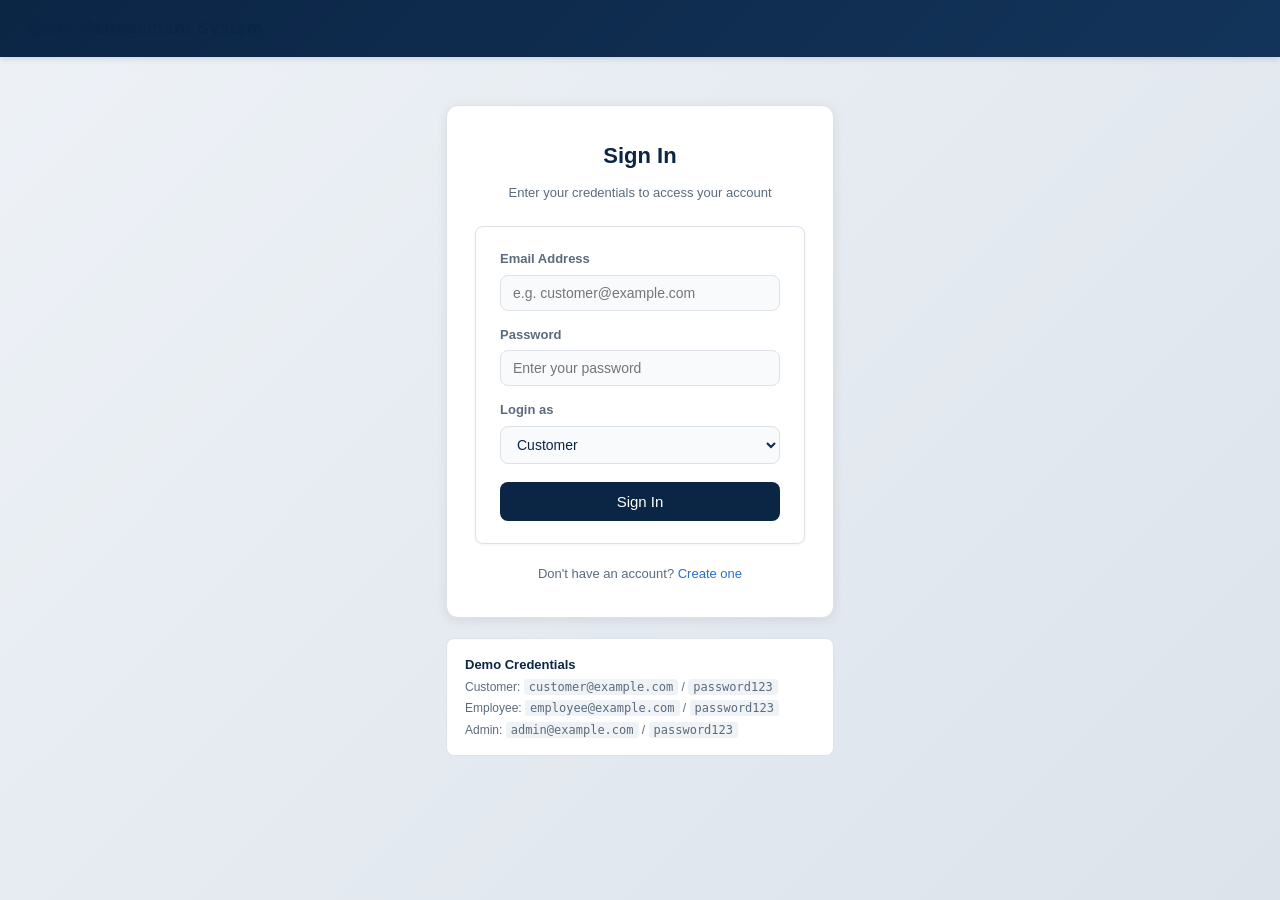
<file: frontend/profile.html>
<!DOCTYPE html>
<html lang="en">
<head>
  <meta charset="UTF-8" />
  <meta name="viewport" content="width=device-width, initial-scale=1.0" />
  <title>My Profile – Bank Management System</title>
  <link rel="stylesheet" href="style.css" />
</head>
<body>
  <header>
    <h1>Bank Management System</h1>
    <div>
      <span id="headerRoleBadge" class="badge active" style="margin-right:6px;">CUSTOMER</span>
      <span id="headerUser">Welcome, User | </span>
      <a href="login.html" id="btnLogout">Logout</a>
    </div>
  </header>

  <nav class="sidebar" id="mainSidebar"></nav>

  <main class="main-content">
    <h2>User Profile & Settings</h2>
    <p style="color:var(--color-secondary-text); margin-bottom: 20px; font-size: 14px;">
      View your verified bank KYC records, update contact information, and manage your account credentials.
    </p>

    <div style="display:grid; grid-template-columns: repeat(auto-fit, minmax(360px, 1fr)); gap: 24px; max-width: 960px;">
      
      <!-- Left Column: Personal Information (Editable) -->
      <div style="background: #fff; padding: 22px 24px; border-radius: 8px; border: 1px solid #dde2e8; box-shadow: 0 1px 3px rgba(0,0,0,0.06);">
        <h3 style="margin-bottom: 14px; border-bottom: 1px solid #dde2e8; padding-bottom: 8px;">Personal Information</h3>
        <form id="profileForm" style="padding: 0; border: none; box-shadow: none; margin-bottom: 0;">
          <label>Full Name</label>
          <input type="text" id="profName" readonly />

          <label>Role</label>
          <input type="text" id="profRole" readonly />

          <label>Assigned Branch</label>
          <input type="text" id="profBranch" readonly />

          <div id="customerKycFields">
            <label>PAN Card Number</label>
            <input type="text" id="profPan" readonly />

            <label>Date of Birth</label>
            <input type="text" id="profDob" readonly />
          </div>

          <label for="profPhone">Mobile Phone (Editable)</label>
          <input type="text" id="profPhone" name="phone" placeholder="Enter 10-digit phone" required />

          <label for="profEmail">Email Address (Editable)</label>
          <input type="email" id="profEmail" name="email" placeholder="Enter email address" required />

          <label for="profAddress">Residential Address (Editable)</label>
          <input type="text" id="profAddress" name="address" placeholder="Enter address" required />

          <button type="submit" class="success-btn" style="width: 100%; margin-top: 6px;">Save Profile Changes</button>
        </form>
        <p id="profMsg" style="display:none; margin-top: 12px; font-weight: 600;"></p>
      </div>

      <!-- Right Column: Linked Accounts & Password Security -->
      <div style="display: flex; flex-direction: column; gap: 20px;">
        
        <!-- Linked Accounts Card -->
        <div style="background: #fff; padding: 22px 24px; border-radius: 8px; border: 1px solid #dde2e8; box-shadow: 0 1px 3px rgba(0,0,0,0.06);">
          <h3 style="margin-bottom: 12px; border-bottom: 1px solid #dde2e8; padding-bottom: 8px;">Linked Bank Accounts</h3>
          <table id="profAccountsTable" style="margin-top: 0;">
            <thead>
              <tr>
                <th>Account No</th>
                <th>Type</th>
                <th class="amount">Balance</th>
                <th>Status</th>
              </tr>
            </thead>
            <tbody>
              <tr><td colspan="4" style="text-align: center; color: #5B6B7E;">Loading accounts...</td></tr>
            </tbody>
          </table>
        </div>

        <!-- Change Password Card -->
        <div style="background: #fff; padding: 22px 24px; border-radius: 8px; border: 1px solid #dde2e8; box-shadow: 0 1px 3px rgba(0,0,0,0.06);">
          <h3 style="margin-bottom: 12px; border-bottom: 1px solid #dde2e8; padding-bottom: 8px;">Security & Password</h3>
          <form id="changePasswordForm" style="padding: 0; border: none; box-shadow: none; margin-bottom: 0;">
            <label for="oldPassword">Current Password</label>
            <input type="password" id="oldPassword" placeholder="Enter current password" required />

            <label for="newPassword">New Password</label>
            <input type="password" id="newPassword" placeholder="Minimum 4 characters" required />

            <label for="confirmPassword">Confirm New Password</label>
            <input type="password" id="confirmPassword" placeholder="Re-enter new password" required />

            <button type="submit" style="width: 100%; margin-top: 6px;">Update Password</button>
          </form>
          <p id="pwdMsg" style="display:none; margin-top: 12px; font-weight: 600;"></p>
        </div>

      </div>

    </div>
  </main>

  <script src="app.js"></script>
</body>
</html>
</file>
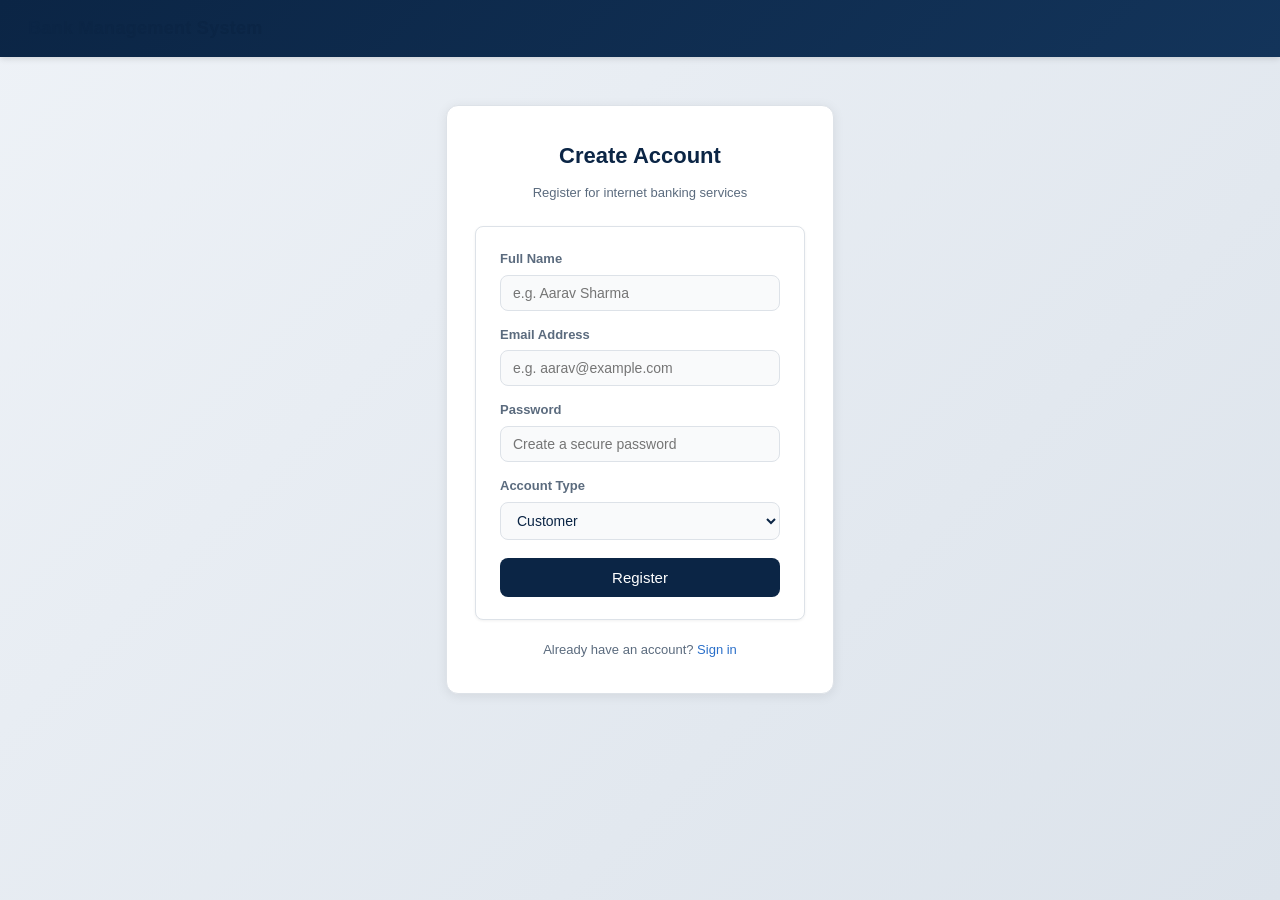
<file: frontend/signup.html>
<!DOCTYPE html>
<html lang="en">
<head>
  <meta charset="UTF-8" />
  <meta name="viewport" content="width=device-width, initial-scale=1.0" />
  <title>Sign Up – Bank Management System</title>
  <link rel="stylesheet" href="style.css" />
</head>
<body style="background: linear-gradient(135deg, #eef2f7 0%, #dce3eb 100%); min-height: 100vh;">
  <header>
    <h1>Bank Management System</h1>
  </header>
  <main style="max-width: 420px; margin: 48px auto; padding: 0 16px;">
    <div style="background: #fff; padding: 32px 28px; border-radius: 12px; box-shadow: 0 2px 12px rgba(0,0,0,0.08); border: 1px solid #dde2e8;">
      <h2 style="text-align: center; border-bottom: none; padding-bottom: 4px; margin-bottom: 6px;">Create Account</h2>
      <p style="text-align: center; color: #5B6B7E; font-size: 13px; margin-bottom: 22px;">Register for internet banking services</p>
      <form id="signupForm">
        <label for="name">Full Name</label>
        <input type="text" id="name" name="name" placeholder="e.g. Aarav Sharma" required />

        <label for="email">Email Address</label>
        <input type="email" id="email" name="email" placeholder="e.g. aarav@example.com" required />

        <label for="password">Password</label>
        <input type="password" id="password" name="password" placeholder="Create a secure password" required />

        <label for="role">Account Type</label>
        <select id="role" name="role" required>
          <option value="customer">Customer</option>
          <option value="employee">Employee</option>
          <option value="admin">Admin</option>
        </select>

        <button type="submit" style="width: 100%; padding: 11px; margin-top: 4px; font-size: 15px;">Register</button>
      </form>

      <p style="margin-top: 16px; text-align: center; font-size: 13px; color: #5B6B7E;">
        Already have an account? <a href="login.html">Sign in</a>
      </p>
    </div>
  </main>
  <script>
    document.getElementById('signupForm').addEventListener('submit', function (e) {
      e.preventDefault();
      alert('Registration submitted successfully. Please sign in with your credentials.');
      location.href = 'login.html';
    });
  </script>
</body>
</html>
</file>
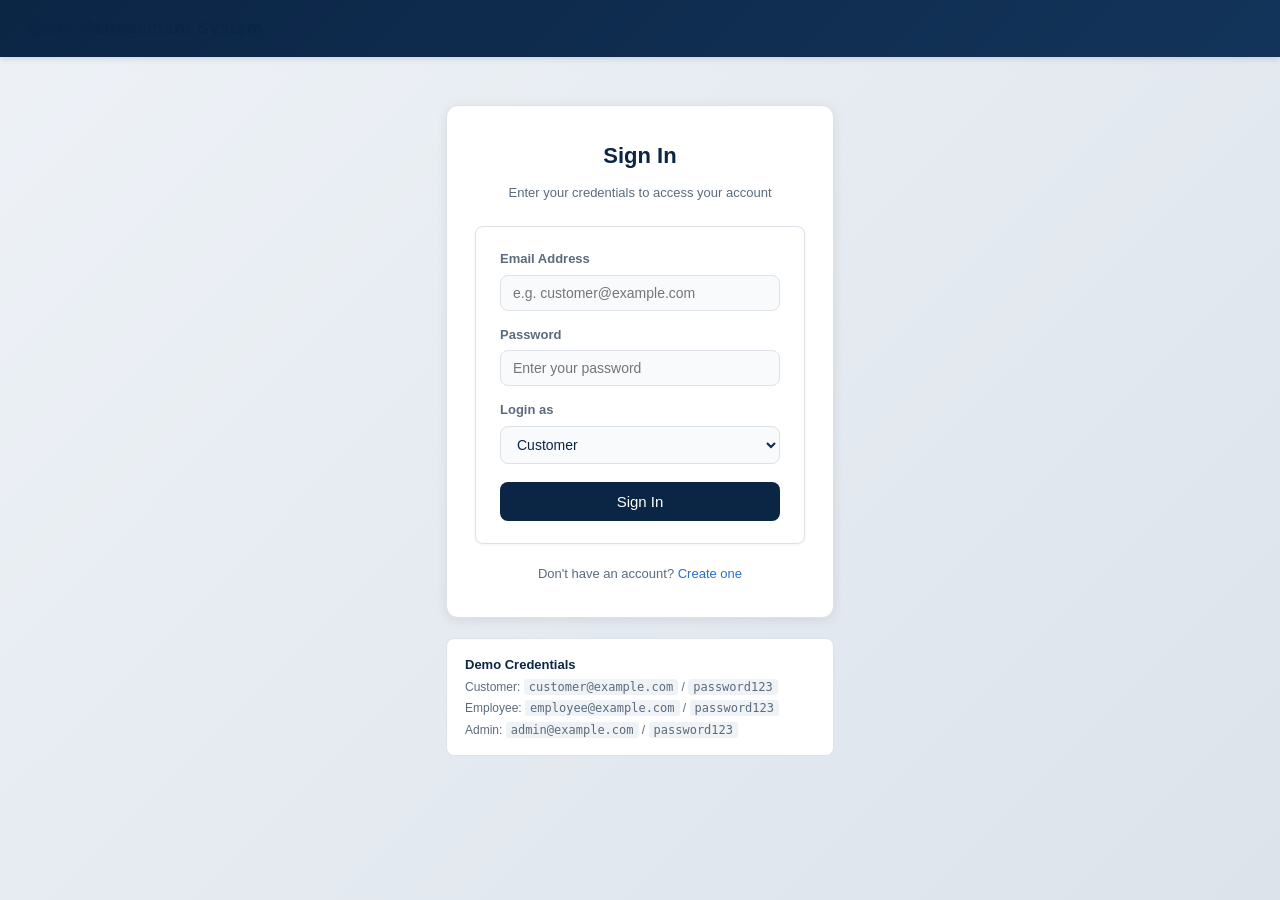
<file: frontend/transactions.html>
<!DOCTYPE html>
<html lang="en">
<head>
  <meta charset="UTF-8" />
  <meta name="viewport" content="width=device-width, initial-scale=1.0" />
  <title>Transaction History – Bank Management System</title>
  <link rel="stylesheet" href="style.css" />
</head>
<body>
  <header>
    <h1>Bank Management System</h1>
    <div>
      <span id="headerRoleBadge" class="badge active" style="margin-right:6px;">CUSTOMER</span>
      <span id="headerUser">Welcome, User | </span>
      <a href="login.html" id="btnLogout">Logout</a>
    </div>
  </header>
  <nav class="sidebar" id="mainSidebar"></nav>
  <main class="main-content">
    <h2>Transaction History</h2>
    <p style="color:var(--color-secondary-text); margin-bottom: 20px; font-size: 14px;">
      View all deposit, withdrawal, and transfer records. Use the filters below to narrow results by date or type.
    </p>

    <form id="filterForm" style="background: #fff; padding: 18px 22px; border-radius: 8px; border: 1px solid #dde2e8; box-shadow: 0 1px 3px rgba(0,0,0,0.06); margin-bottom: 20px; display: flex; gap: 16px; align-items: flex-end; flex-wrap: wrap;">
      <div>
        <label for="startDate">From Date</label>
        <input type="date" id="startDate" name="startDate" style="margin-bottom: 0;" />
      </div>
      <div>
        <label for="endDate">To Date</label>
        <input type="date" id="endDate" name="endDate" style="margin-bottom: 0;" />
      </div>
      <div>
        <label for="type">Type</label>
        <select id="type" name="type" style="margin-bottom: 0;">
          <option value="all">All</option>
          <option value="credit">Credit (+)</option>
          <option value="debit">Debit (-)</option>
        </select>
      </div>
      <div>
        <button type="submit" class="secondary" style="margin-bottom: 0; padding: 9px 18px;">Apply Filters</button>
      </div>
    </form>

    <table id="transactionsTable">
      <thead>
        <tr><th>Date</th><th>Description</th><th>Type</th><th class="amount">Amount</th><th>Balance</th></tr>
      </thead>
      <tbody>
        <tr><td colspan="5" style="text-align: center; color: #5B6B7E;">Loading transactions...</td></tr>
      </tbody>
    </table>
    <p id="noResults" style="display:none; color:var(--color-secondary-text); margin-top: 12px;">No transactions match the selected criteria.</p>
  </main>
  <script src="app.js"></script>
</body>
</html>
</file>
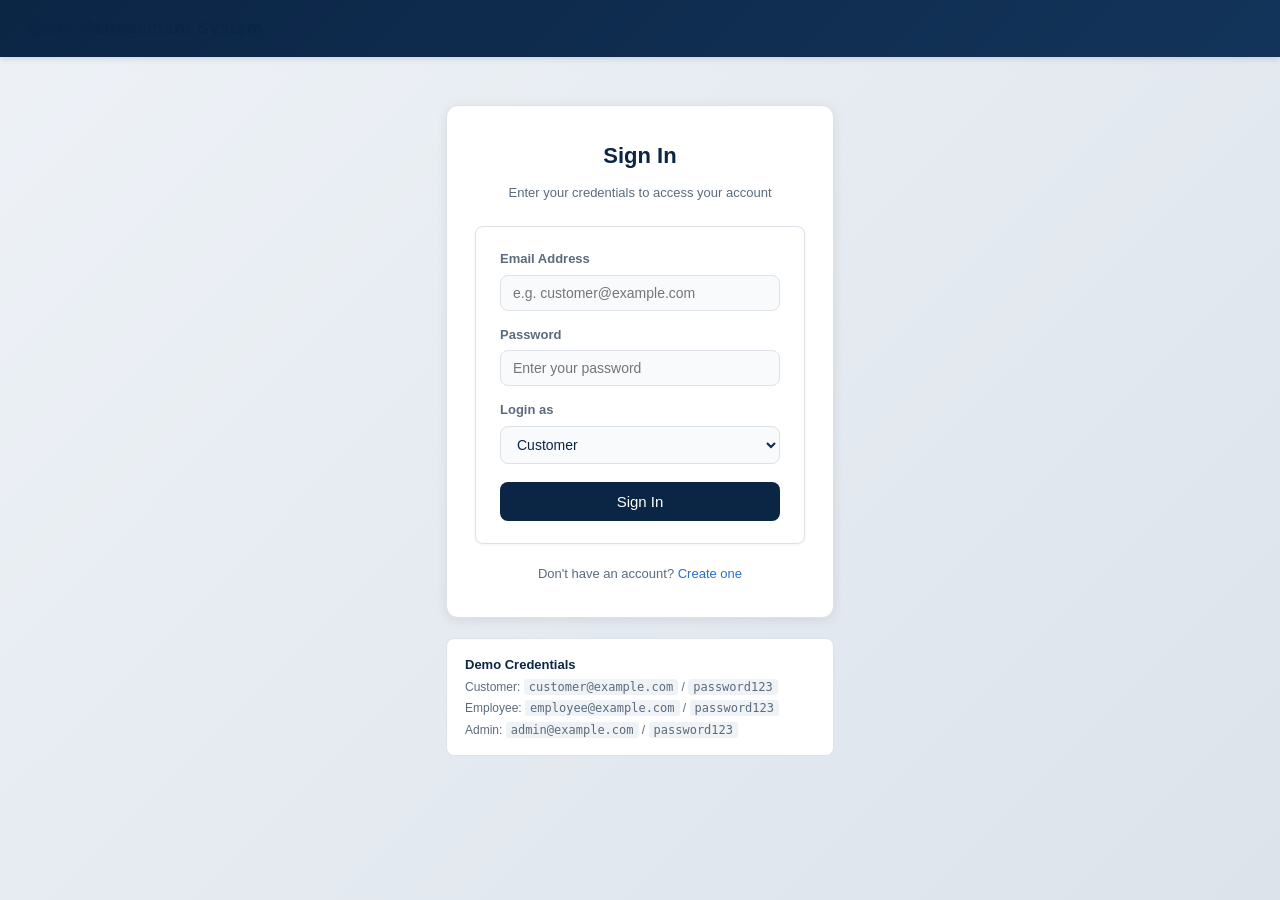
<file: frontend/transfer.html>
<!DOCTYPE html>
<html lang="en">
<head>
  <meta charset="UTF-8" />
  <meta name="viewport" content="width=device-width, initial-scale=1.0" />
  <title>Transfer – Bank Management System</title>
  <link rel="stylesheet" href="style.css" />
</head>
<body>
  <header>
    <h1>Bank Management System</h1>
    <div>
      <span id="headerRoleBadge" class="badge active" style="margin-right:6px;">CUSTOMER</span>
      <span id="headerUser">Welcome, User | </span>
      <a href="login.html" id="btnLogout">Logout</a>
    </div>
  </header>
  <nav class="sidebar" id="mainSidebar"></nav>
  <main class="main-content">
    <h2>Transfer Funds</h2>
    <p style="color:var(--color-secondary-text); margin-bottom: 20px; font-size: 14px;">
      Perform an inter-account transfer. Both accounts are updated atomically in a single database transaction (ACID).
    </p>
    <form id="transferForm" style="max-width: 480px;">
      <label for="from">From Account</label>
      <input type="text" id="from" name="from" value="ACC100101" readonly />

      <label for="toAccount">To Account</label>
      <input type="text" id="toAccount" name="toAccount" placeholder="e.g. ACC100401" required />

      <label for="amount">Amount (INR)</label>
      <input type="number" id="amount" name="amount" min="1" step="0.01" placeholder="Enter amount" required />

      <button type="submit" style="width: 100%; margin-top: 4px;">Transfer</button>
    </form>
    <p id="msg" class="success" style="display:none; margin-top:14px; max-width: 480px;"></p>
  </main>
  <script src="app.js"></script>
  <script>
    const u = getSession();
    if (u && u.accountNumber) document.getElementById('from').value = u.accountNumber;
  </script>
</body>
</html>
</file>
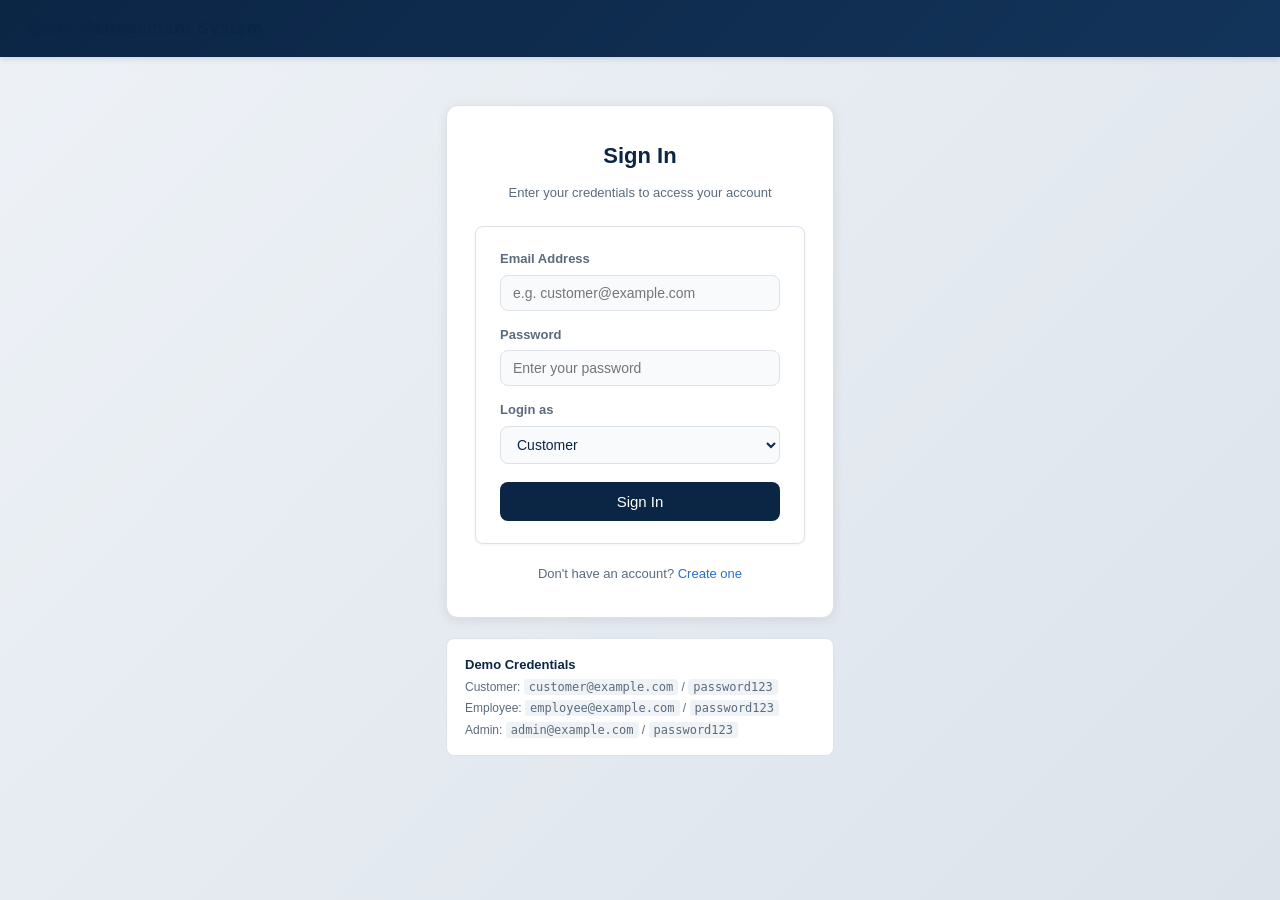
<file: frontend/withdraw.html>
<!DOCTYPE html>
<html lang="en">
<head>
  <meta charset="UTF-8" />
  <meta name="viewport" content="width=device-width, initial-scale=1.0" />
  <title>Withdraw – Bank Management System</title>
  <link rel="stylesheet" href="style.css" />
</head>
<body>
  <header>
    <h1>Bank Management System</h1>
    <div>
      <span id="headerRoleBadge" class="badge active" style="margin-right:6px;">CUSTOMER</span>
      <span id="headerUser">Welcome, User | </span>
      <a href="login.html" id="btnLogout">Logout</a>
    </div>
  </header>
  <nav class="sidebar" id="mainSidebar"></nav>
  <main class="main-content">
    <h2>Withdraw Funds</h2>
    <p style="color:var(--color-secondary-text); margin-bottom: 20px; font-size: 14px;">
      Withdraw cash from your bank account. The system validates balance limits and prevents negative balances.
    </p>
    <form id="withdrawForm" style="max-width: 480px;">
      <label for="account">Account Number</label>
      <input type="text" id="account" name="account" value="ACC100101" readonly />

      <label for="amount">Amount (INR)</label>
      <input type="number" id="amount" name="amount" min="1" step="0.01" placeholder="Enter withdrawal amount" required />

      <button type="submit" style="width: 100%; margin-top: 4px;">Withdraw</button>
    </form>
    <p id="msg" class="success" style="display:none; margin-top:14px; max-width: 480px;"></p>
  </main>
  <script src="app.js"></script>
  <script>
    const u = getSession();
    if (u && u.accountNumber) document.getElementById('account').value = u.accountNumber;
  </script>
</body>
</html>
</file>
<file: frontend/style.css>
/* style.css - Bank Management System */

:root {
  --color-bg: #f7f8fa;
  --color-surface: #ffffff;
  --color-primary: #0B2545;
  --color-primary-light: #1D4E89;
  --color-accent: #2a6fc9;
  --color-secondary-text: #5B6B7E;
  --color-border: #dde2e8;
  --color-error: #B3261E;
  --color-success: #1F7A4D;
  --color-input-bg: #f9fafb;
  --radius: 8px;
  --shadow-sm: 0 1px 3px rgba(0, 0, 0, 0.06);
  --shadow-md: 0 2px 8px rgba(0, 0, 0, 0.08);
}

* {
  box-sizing: border-box;
  margin: 0;
  padding: 0;
}

html, body {
  height: 100%;
  font-family: 'Segoe UI', Tahoma, Geneva, Verdana, sans-serif;
  background-color: var(--color-bg);
  color: var(--color-primary);
  line-height: 1.6;
}

a {
  color: var(--color-accent);
  text-decoration: none;
}

a:hover {
  text-decoration: underline;
}

/* ===== HEADER ===== */
header {
  background: linear-gradient(135deg, var(--color-primary) 0%, #13345a 100%);
  color: #FFFFFF;
  padding: 14px 28px;
  display: flex;
  justify-content: space-between;
  align-items: center;
  position: sticky;
  top: 0;
  z-index: 30;
  box-shadow: 0 2px 6px rgba(0, 0, 0, 0.12);
}

header h1 {
  font-size: 18px;
  font-weight: 600;
  letter-spacing: 0.3px;
  margin-bottom: 0;
}

header div {
  font-size: 13px;
  display: flex;
  align-items: center;
  gap: 8px;
}

header a {
  color: #fff;
  font-weight: 500;
}

header a:hover {
  text-decoration: underline;
  color: #cde0ff;
}

/* ===== SIDEBAR ===== */
nav.sidebar {
  width: 210px;
  background-color: var(--color-primary);
  color: #FFFFFF;
  height: 100%;
  position: fixed;
  top: 0;
  left: 0;
  padding-top: 56px;
  transition: width 0.25s ease;
  overflow: hidden;
  z-index: 10;
  border-right: 1px solid rgba(255, 255, 255, 0.05);
}

nav.sidebar.collapsed {
  width: 0;
}

nav.sidebar.collapsed a {
  opacity: 0;
  pointer-events: none;
}

nav.sidebar a {
  display: block;
  padding: 11px 22px;
  color: rgba(255, 255, 255, 0.85);
  white-space: nowrap;
  transition: all 0.15s ease;
  font-size: 13.5px;
  border-left: 3px solid transparent;
}

nav.sidebar a:hover {
  background-color: rgba(255, 255, 255, 0.08);
  color: #ffffff;
  text-decoration: none;
  border-left-color: var(--color-accent);
}

nav.sidebar a.active {
  background-color: var(--color-primary-light);
  color: #ffffff;
  font-weight: 600;
  border-left-color: #5a9cf5;
}

/* Sidebar toggle button */
.sidebar-toggle {
  position: fixed;
  top: 66px;
  left: 210px;
  z-index: 20;
  background-color: var(--color-primary);
  color: #FFFFFF;
  border: none;
  width: 22px;
  height: 28px;
  border-radius: 0 6px 6px 0;
  cursor: pointer;
  font-size: 12px;
  line-height: 28px;
  text-align: center;
  padding: 0;
  transition: left 0.25s ease;
  opacity: 0.7;
}

.sidebar-toggle:hover {
  opacity: 1;
}

.sidebar-toggle.shifted {
  left: 0;
}

/* ===== MAIN CONTENT ===== */
.main-content {
  margin-left: 210px;
  padding: 28px 32px;
  transition: margin-left 0.25s ease;
  min-height: calc(100vh - 56px);
}

.main-content.expanded {
  margin-left: 0;
}

/* ===== TYPOGRAPHY ===== */
h1, h2, h3 {
  margin-bottom: 14px;
  color: var(--color-primary);
}

h2 {
  font-size: 22px;
  font-weight: 600;
  padding-bottom: 8px;
  border-bottom: 2px solid var(--color-border);
}

h3 {
  font-size: 16px;
  font-weight: 600;
}

/* ===== BUTTONS ===== */
button {
  background-color: var(--color-primary);
  color: #FFFFFF;
  border: none;
  padding: 9px 20px;
  cursor: pointer;
  border-radius: var(--radius);
  font-size: 14px;
  font-weight: 500;
  transition: background-color 0.2s ease, transform 0.1s ease;
}

button:hover {
  background-color: var(--color-primary-light);
}

button:active {
  transform: scale(0.98);
}

button.secondary {
  background-color: transparent;
  border: 1px solid var(--color-border);
  color: var(--color-primary);
}

button.secondary:hover {
  background-color: var(--color-bg);
  border-color: var(--color-primary);
}

button.danger {
  background-color: var(--color-error);
}

button.danger:hover {
  background-color: #922018;
}

button.success-btn {
  background-color: var(--color-success);
}

button.success-btn:hover {
  background-color: #176a3f;
}

button.small {
  padding: 5px 10px;
  font-size: 12px;
  margin-right: 4px;
}

/* ===== FORM INPUTS ===== */
input, select, textarea {
  width: 100%;
  padding: 9px 12px;
  border: 1px solid var(--color-border);
  border-radius: var(--radius);
  margin-bottom: 14px;
  font-size: 14px;
  background-color: var(--color-input-bg);
  color: var(--color-primary);
  transition: border-color 0.2s ease, box-shadow 0.2s ease;
}

input:focus, select:focus, textarea:focus {
  outline: none;
  border-color: var(--color-accent);
  box-shadow: 0 0 0 3px rgba(42, 111, 201, 0.1);
  background-color: #fff;
}

input[readonly] {
  background-color: #edf0f3;
  cursor: not-allowed;
  color: var(--color-secondary-text);
}

label {
  display: block;
  margin-bottom: 5px;
  font-weight: 600;
  font-size: 13px;
  color: var(--color-secondary-text);
}

/* ===== TABLES ===== */
table {
  width: 100%;
  border-collapse: separate;
  border-spacing: 0;
  margin-top: 16px;
  background: var(--color-surface);
  border-radius: var(--radius);
  overflow: hidden;
  box-shadow: var(--shadow-sm);
  border: 1px solid var(--color-border);
}

thead {
  background-color: #eef2f7;
}

th {
  padding: 10px 14px;
  text-align: left;
  font-size: 12px;
  font-weight: 700;
  text-transform: uppercase;
  letter-spacing: 0.4px;
  color: var(--color-secondary-text);
  border-bottom: 2px solid var(--color-border);
}

td {
  padding: 10px 14px;
  text-align: left;
  font-size: 14px;
  border-bottom: 1px solid #eef1f4;
}

td.amount {
  text-align: right;
  font-family: 'Consolas', 'Courier New', monospace;
  font-weight: 500;
}

tr:last-child td {
  border-bottom: none;
}

tr:hover {
  background-color: #f5f8fc;
}

/* ===== CARDS / SECTIONS ===== */
section, form {
  background: var(--color-surface);
  padding: 22px 24px;
  border-radius: var(--radius);
  border: 1px solid var(--color-border);
  box-shadow: var(--shadow-sm);
  margin-bottom: 20px;
}

section h2, section h3 {
  border-bottom: none;
  padding-bottom: 0;
}

/* ===== STATUS BADGES ===== */
.badge {
  display: inline-block;
  padding: 3px 10px;
  border-radius: 20px;
  font-size: 11px;
  font-weight: 600;
  text-transform: uppercase;
  letter-spacing: 0.3px;
}

.badge.active, .badge.approved, .badge.deposit {
  background-color: #e6f4ea;
  color: #137333;
}

.badge.frozen, .badge.rejected, .badge.withdraw {
  background-color: #fce8e6;
  color: #c5221f;
}

.badge.pending, .badge.transfer {
  background-color: #fef7e0;
  color: #b06000;
}

/* ===== MESSAGES ===== */
.error {
  color: var(--color-error);
  font-size: 13px;
  padding: 8px 12px;
  background: #fef2f1;
  border-radius: var(--radius);
  border: 1px solid #f5c6c2;
}

.success {
  color: var(--color-success);
  font-size: 13px;
  padding: 8px 12px;
  background: #edf7ed;
  border-radius: var(--radius);
  border: 1px solid #c4e6c4;
}

/* ===== LOGIN PAGE CENTER ===== */
body > .main-content[style*="margin: 40px auto"] {
  background: var(--color-surface);
  padding: 32px;
  border-radius: 12px;
  box-shadow: var(--shadow-md);
  border: 1px solid var(--color-border);
}

/* ===== SCROLLBAR (subtle) ===== */
::-webkit-scrollbar {
  width: 6px;
}

::-webkit-scrollbar-track {
  background: transparent;
}

::-webkit-scrollbar-thumb {
  background: #c4cad1;
  border-radius: 3px;
}

::-webkit-scrollbar-thumb:hover {
  background: #a0a8b0;
}
</file>
